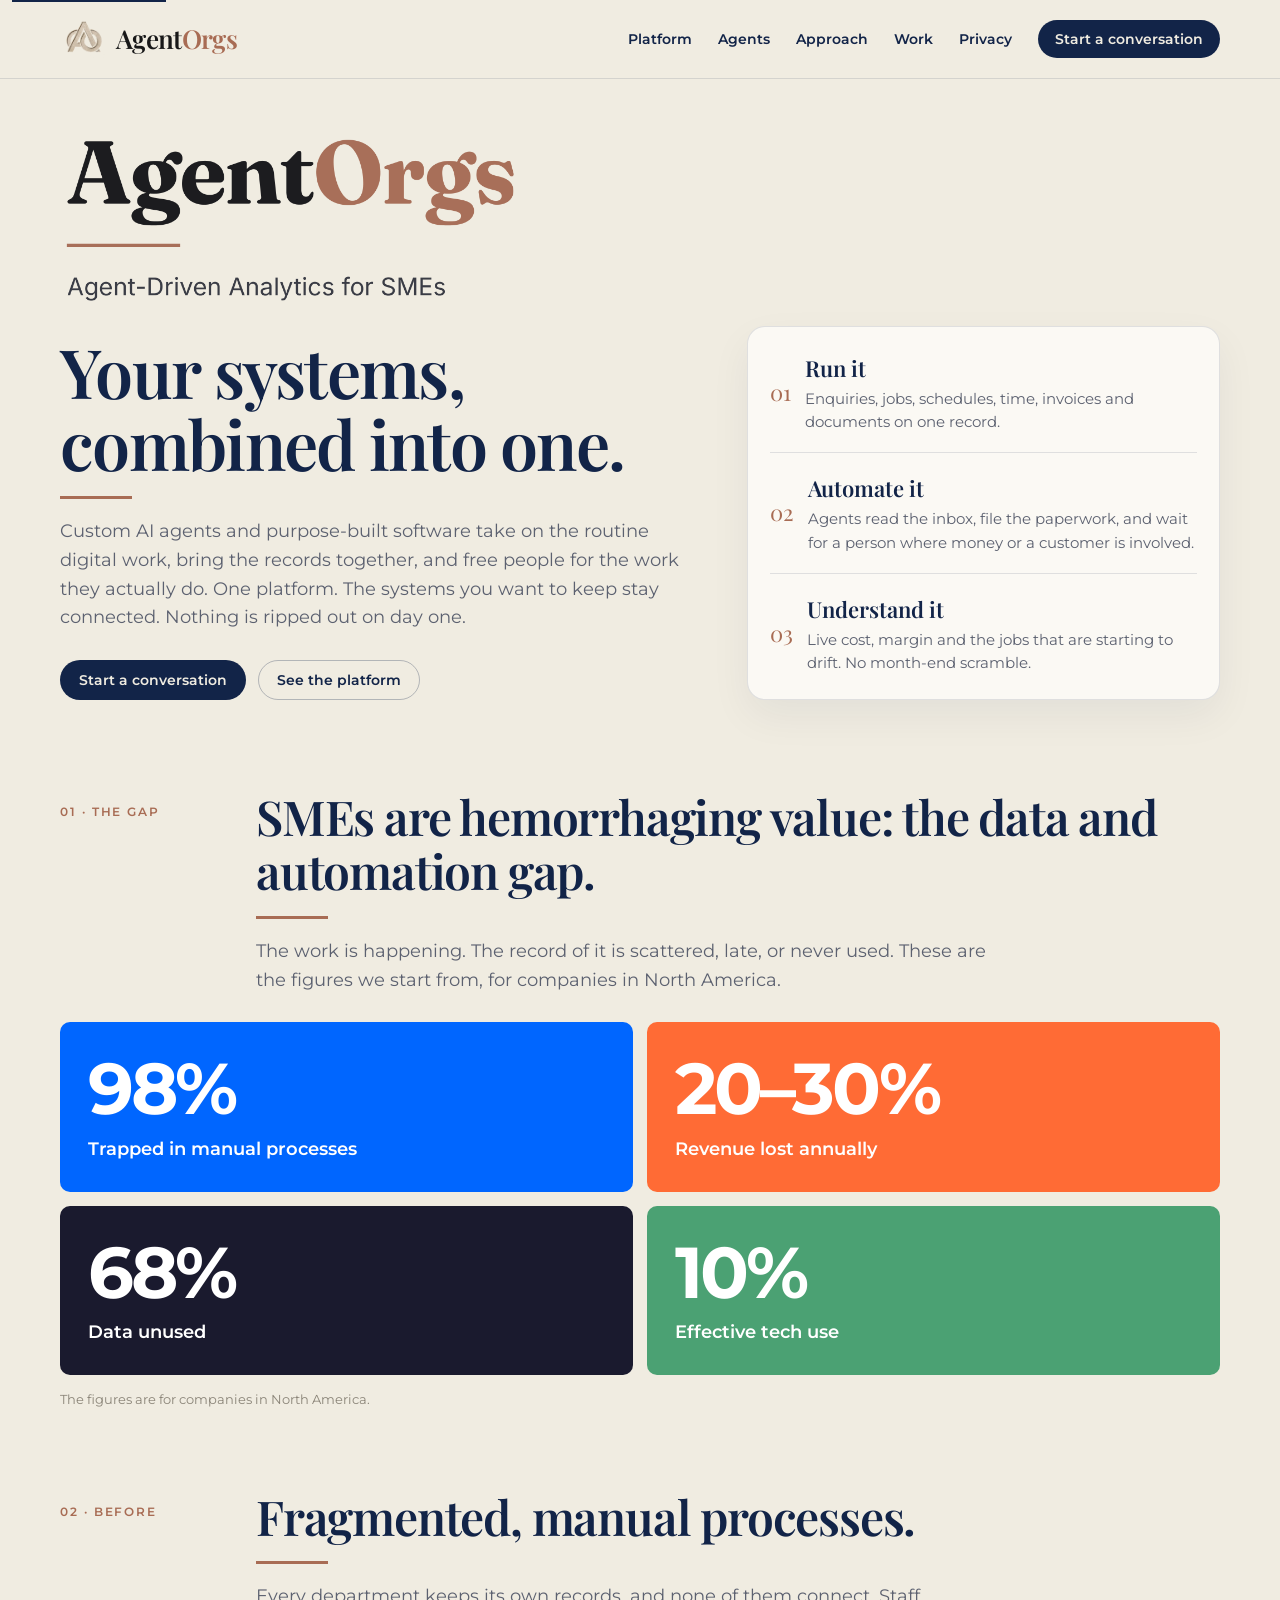
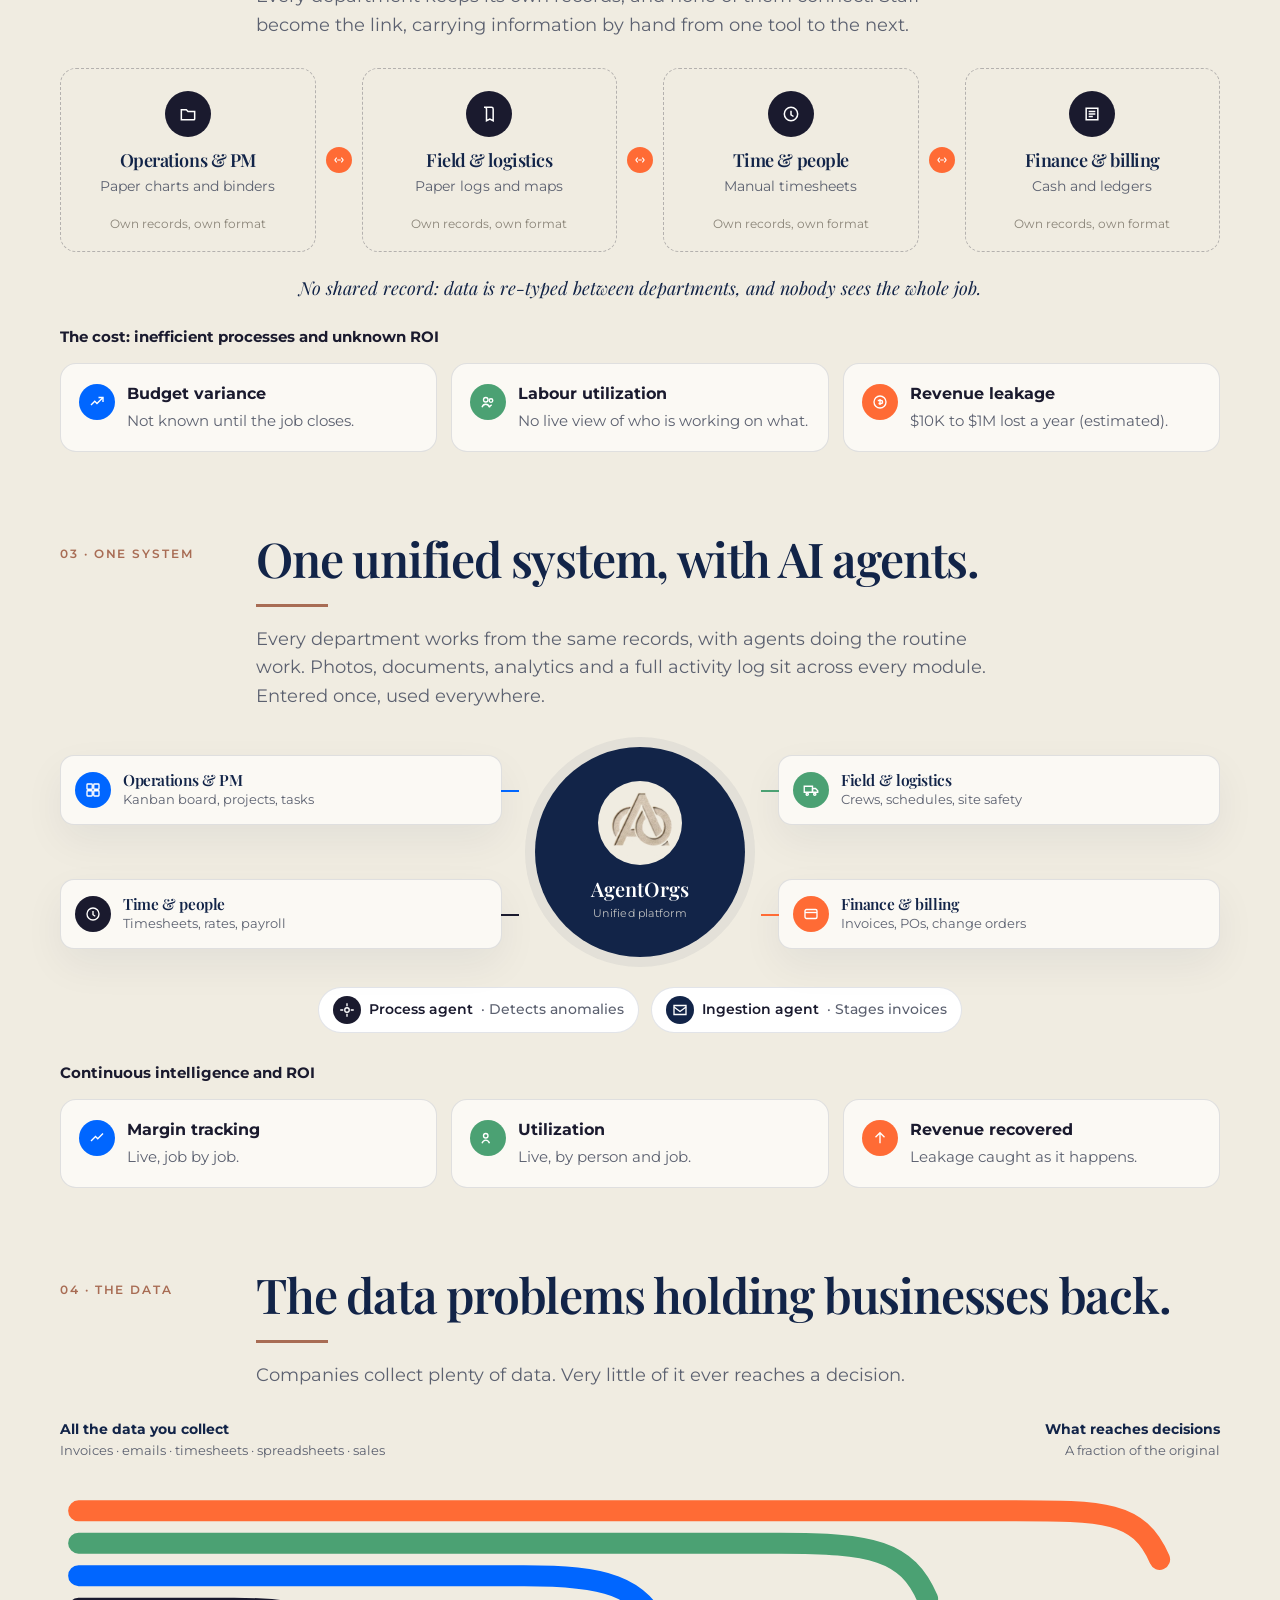
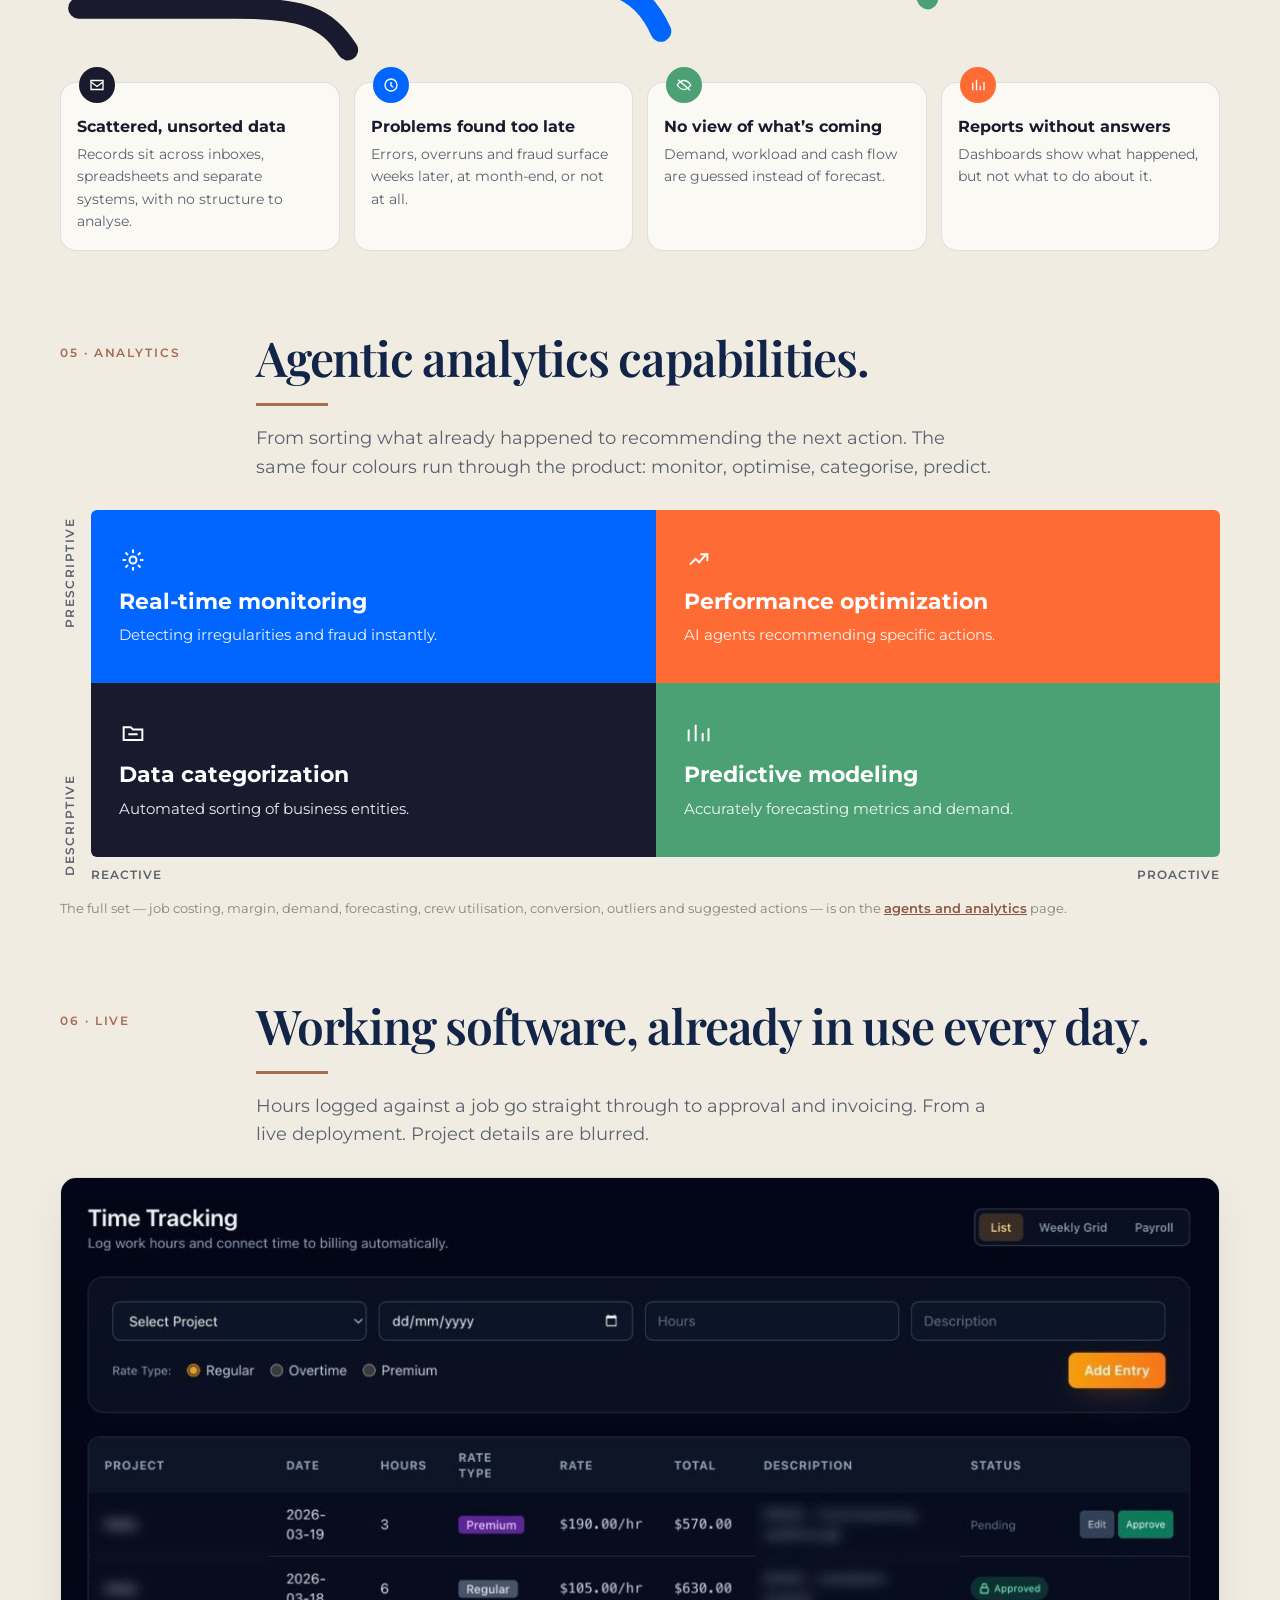
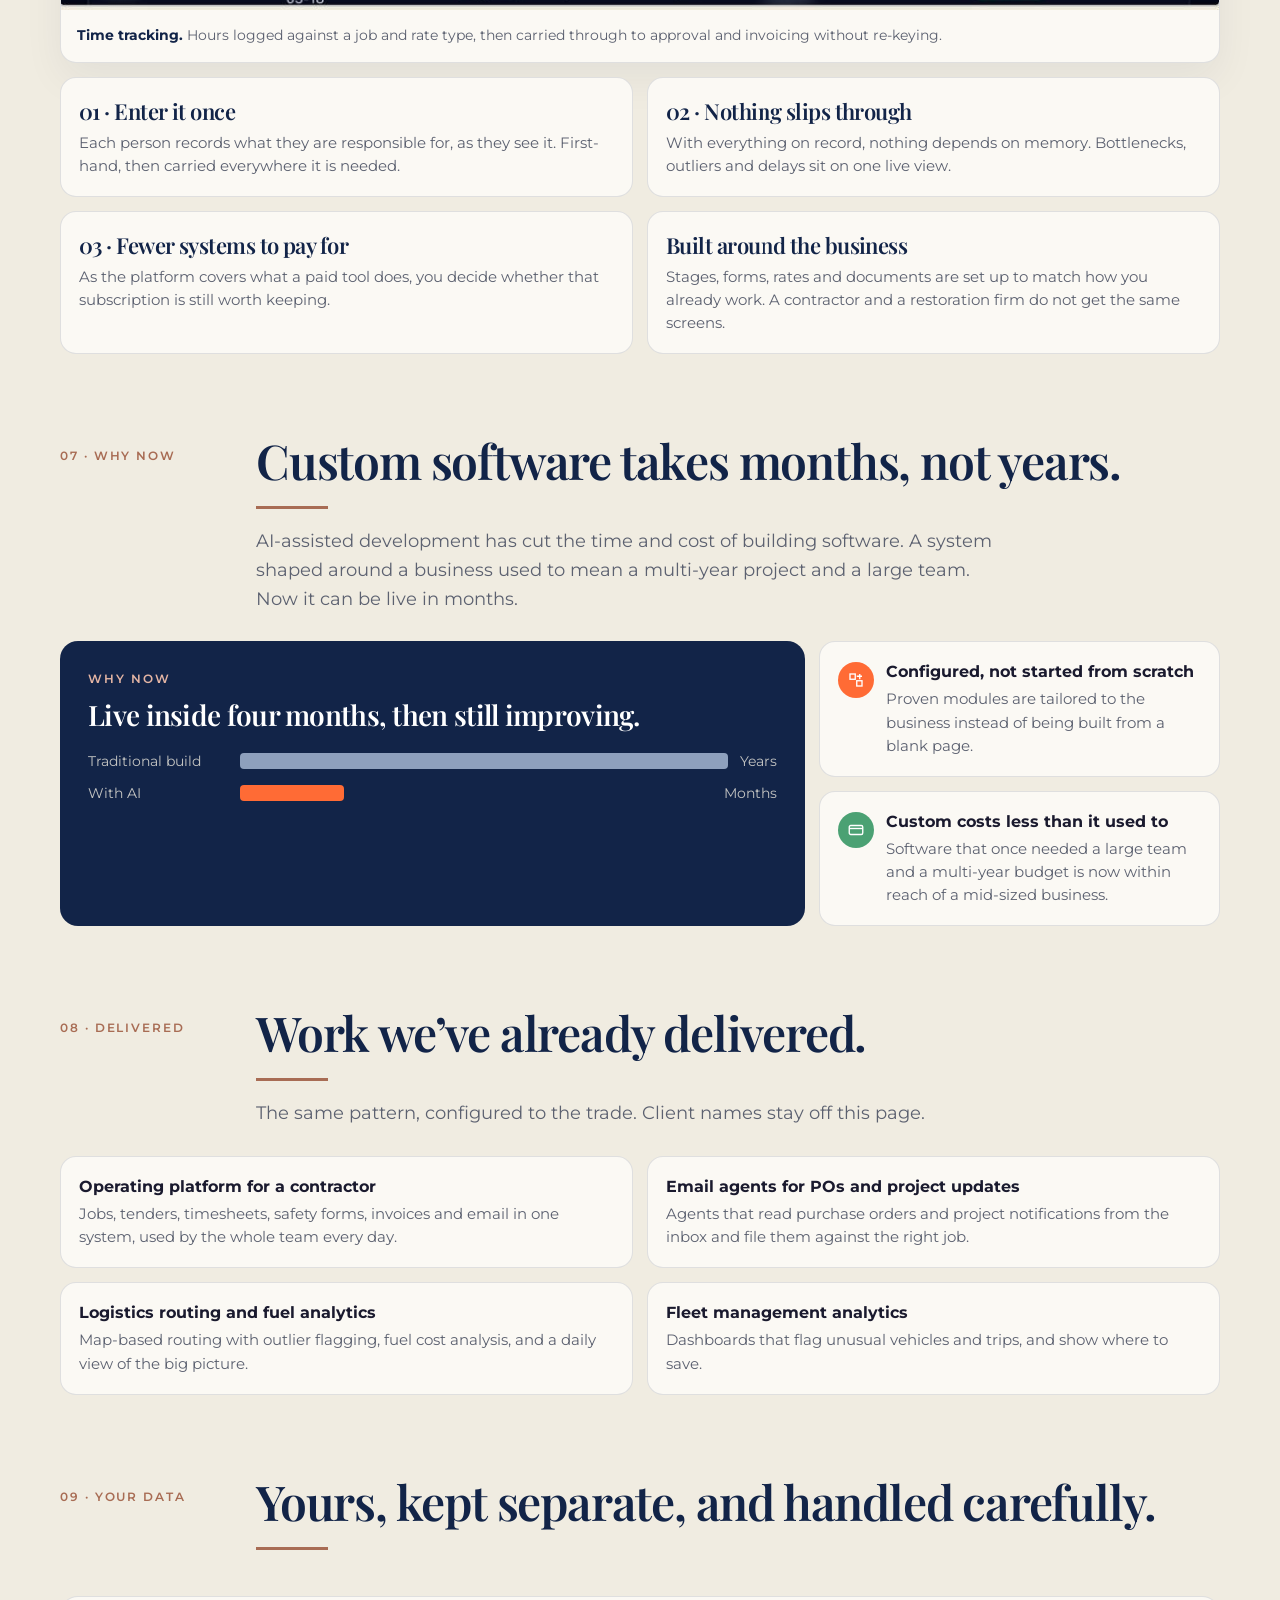
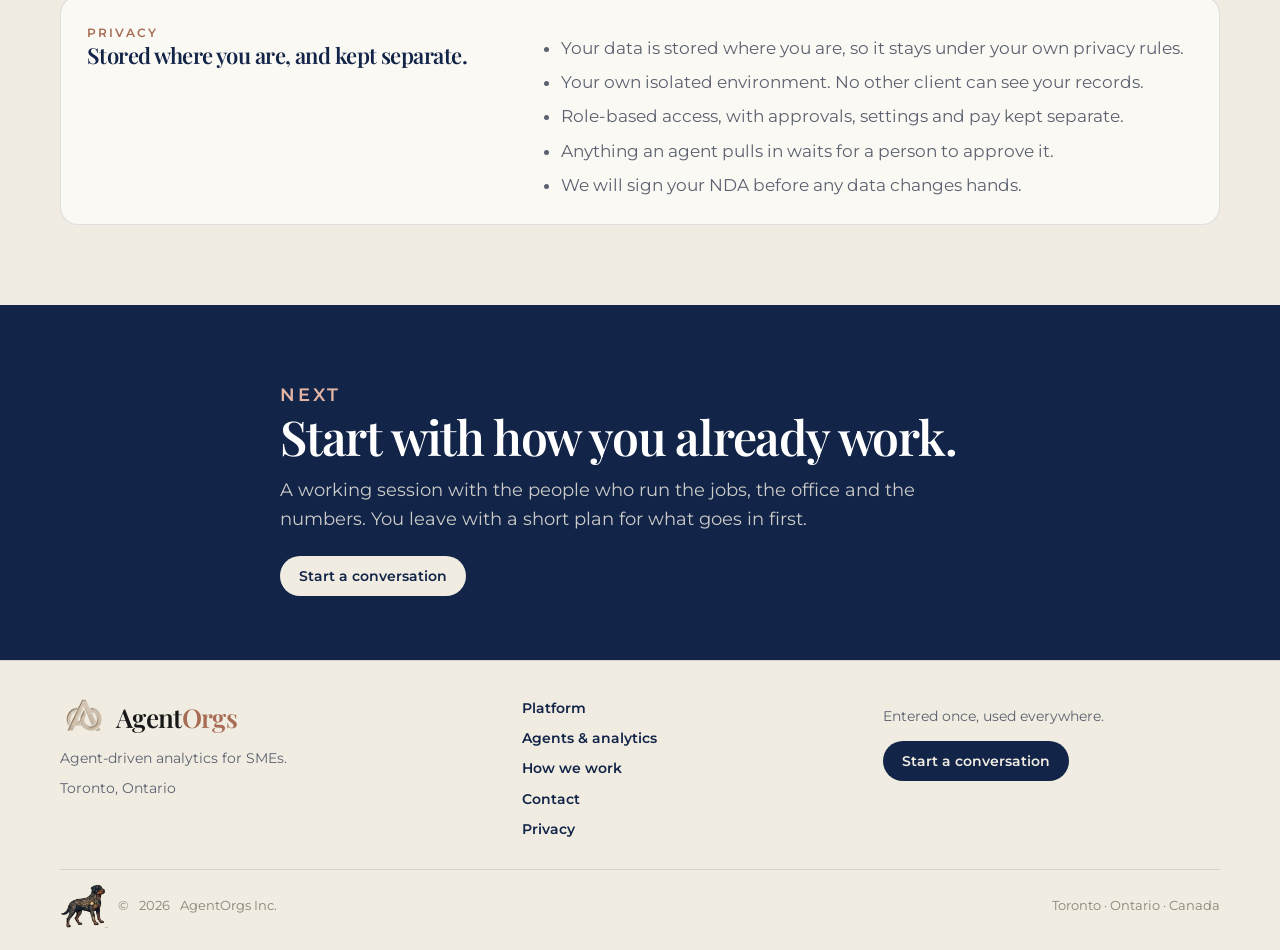
<file: index.html>
<!DOCTYPE html>
<html lang="en-CA">
<head>
  <meta charset="utf-8">
  <meta name="viewport" content="width=device-width, initial-scale=1">
  <title>AgentOrgs — Agent-driven analytics for SMEs</title>
  <meta name="description" content="AgentOrgs builds one operating platform for SMEs: AI agents that do the admin, and analytics that show where the work and the margin are. Toronto, Ontario.">
  <meta name="theme-color" content="#f0ece1">
  <link rel="icon" href="assets/favicon.png" type="image/png">
  <link rel="preconnect" href="https://fonts.googleapis.com">
  <link rel="preconnect" href="https://fonts.gstatic.com" crossorigin>
  <link href="https://fonts.googleapis.com/css2?family=Montserrat:wght@500;600;700&family=Playfair+Display:ital,wght@0,500;0,600;0,700;1,500&display=swap" rel="stylesheet">
  <link rel="stylesheet" href="css/styles.css">
  <script type="application/ld+json">
  {
    "@context": "https://schema.org",
    "@type": "ProfessionalService",
    "name": "AgentOrgs",
    "description": "Agent-driven analytics for SMEs. One platform, AI agents for the admin, and analytics on the work and the margin.",
    "areaServed": "Canada",
    "address": {
      "@type": "PostalAddress",
      "addressLocality": "Toronto",
      "addressRegion": "ON",
      "addressCountry": "CA"
    }
  }
  </script>
</head>
<body>
  <a class="skip" href="#main">Skip to content</a>
  <header class="site-header">
    <div class="container header-bar">
      <a class="brand" href="index.html">
        <img src="assets/logo.png" alt="" width="46" height="42">
        <span class="word"><span class="agent">Agent</span><span class="orgs">Orgs</span></span>
      </a>
      <button class="nav-toggle" type="button" aria-expanded="false" aria-controls="site-nav">Menu</button>
      <nav id="site-nav" class="site-nav" aria-label="Primary">
        <a href="platform.html">Platform</a>
        <a href="agents.html">Agents</a>
        <a href="approach.html">Approach</a>
        <a href="#work">Work</a>
        <a href="privacy.html">Privacy</a>
        <a class="btn btn-navy nav-cta" href="contact.html">Start a conversation</a>
      </nav>
    </div>
  </header>

  <main id="main">
    <section class="hero container">
      <div>
        <img class="wordmark" src="assets/wordmark.png" alt="AgentOrgs. Agent-driven analytics for SMEs.">
        <h1>Your systems, combined into one.</h1>
        <hr class="title-rule">
        <p class="lead">Custom AI agents and purpose-built software take on the routine digital work, bring the records together, and free people for the work they actually do. One platform. The systems you want to keep stay connected. Nothing is ripped out on day one.</p>
        <div class="hero-actions">
          <a class="btn btn-navy" href="contact.html">Start a conversation</a>
          <a class="btn btn-ghost" href="platform.html">See the platform</a>
        </div>
      </div>
      <aside class="hero-aside" aria-label="What AgentOrgs does">
        <ol>
          <li>
            <span>01</span>
            <strong>Run it</strong>
            <p>Enquiries, jobs, schedules, time, invoices and documents on one record.</p>
          </li>
          <li>
            <span>02</span>
            <strong>Automate it</strong>
            <p>Agents read the inbox, file the paperwork, and wait for a person where money or a customer is involved.</p>
          </li>
          <li>
            <span>03</span>
            <strong>Understand it</strong>
            <p>Live cost, margin and the jobs that are starting to drift. No month-end scramble.</p>
          </li>
        </ol>
      </aside>
    </section>

    <section class="chapter container" id="gap">
      <div class="chapter-head">
        <p class="kicker">01 · The gap</p>
        <div>
          <h2>SMEs are hemorrhaging value: the data and automation gap.</h2>
          <hr class="title-rule">
          <p class="lead">The work is happening. The record of it is scattered, late, or never used. These are the figures we start from, for companies in North America.</p>
        </div>
      </div>
      <div class="stat-grid">
        <article class="stat stat-blue">
          <b>98%</b>
          <span>Trapped in manual processes</span>
        </article>
        <article class="stat stat-orange">
          <b>20–30%</b>
          <span>Revenue lost annually</span>
        </article>
        <article class="stat stat-ink">
          <b>68%</b>
          <span>Data unused</span>
        </article>
        <article class="stat stat-green">
          <b>10%</b>
          <span>Effective tech use</span>
        </article>
      </div>
      <p class="note">The figures are for companies in North America.</p>
    </section>

    <section class="chapter container" id="before">
      <div class="chapter-head">
        <p class="kicker">02 · Before</p>
        <div>
          <h2>Fragmented, manual processes.</h2>
          <hr class="title-rule">
          <p class="lead">Every department keeps its own records, and none of them connect. Staff become the link, carrying information by hand from one tool to the next.</p>
        </div>
      </div>
      <div class="before">
        <article class="before-card">
          <div class="mini-ico" aria-hidden="true">
            <svg viewBox="0 0 24 24" fill="none" stroke="currentColor" stroke-width="1.8"><path d="M4 7h6l2 2h8v9a1 1 0 0 1-1 1H4V7z"/></svg>
          </div>
          <h3>Operations &amp; PM</h3>
          <p>Paper charts and binders</p>
          <p class="lock">Own records, own format</p>
        </article>
        <span class="break" aria-hidden="true">
          <svg width="14" height="14" viewBox="0 0 24 24" fill="none" stroke="currentColor" stroke-width="2"><path d="M9 12h6M8 8l-3 4 3 4M16 8l3 4-3 4"/></svg>
        </span>
        <article class="before-card">
          <div class="mini-ico" aria-hidden="true">
            <svg viewBox="0 0 24 24" fill="none" stroke="currentColor" stroke-width="1.8"><path d="M6 4h9a2 2 0 0 1 2 2v14l-4-2-4 2V6a2 2 0 0 0-2-2H6z"/></svg>
          </div>
          <h3>Field &amp; logistics</h3>
          <p>Paper logs and maps</p>
          <p class="lock">Own records, own format</p>
        </article>
        <span class="break" aria-hidden="true">
          <svg width="14" height="14" viewBox="0 0 24 24" fill="none" stroke="currentColor" stroke-width="2"><path d="M9 12h6M8 8l-3 4 3 4M16 8l3 4-3 4"/></svg>
        </span>
        <article class="before-card">
          <div class="mini-ico" aria-hidden="true">
            <svg viewBox="0 0 24 24" fill="none" stroke="currentColor" stroke-width="1.8"><circle cx="12" cy="12" r="8"/><path d="M12 8v5l3 2"/></svg>
          </div>
          <h3>Time &amp; people</h3>
          <p>Manual timesheets</p>
          <p class="lock">Own records, own format</p>
        </article>
        <span class="break" aria-hidden="true">
          <svg width="14" height="14" viewBox="0 0 24 24" fill="none" stroke="currentColor" stroke-width="2"><path d="M9 12h6M8 8l-3 4 3 4M16 8l3 4-3 4"/></svg>
        </span>
        <article class="before-card">
          <div class="mini-ico" aria-hidden="true">
            <svg viewBox="0 0 24 24" fill="none" stroke="currentColor" stroke-width="1.8"><path d="M5 5h14v14H5z"/><path d="M8 9h8M8 12h8M8 15h5"/></svg>
          </div>
          <h3>Finance &amp; billing</h3>
          <p>Cash and ledgers</p>
          <p class="lock">Own records, own format</p>
        </article>
      </div>
      <p class="aside-line">No shared record: data is re-typed between departments, and nobody sees the whole job.</p>
      <p class="cost-label">The cost: inefficient processes and unknown ROI</p>
      <div class="cost-grid">
        <article class="cost with-ico">
          <span class="ico ico-blue" aria-hidden="true"><svg viewBox="0 0 24 24" fill="none" stroke="currentColor" stroke-width="1.8"><path d="M4 16l5-5 3 3 8-8"/><path d="M14 6h6v6"/></svg></span>
          <div>
            <h3>Budget variance</h3>
            <p>Not known until the job closes.</p>
          </div>
        </article>
        <article class="cost with-ico">
          <span class="ico ico-green" aria-hidden="true"><svg viewBox="0 0 24 24" fill="none" stroke="currentColor" stroke-width="1.8"><circle cx="9" cy="9" r="3"/><circle cx="16" cy="10" r="2.4"/><path d="M4 19c1-3 3-4 5-4s4 1 5 4M14 19c.4-1.6 1.4-2.6 3-3"/></svg></span>
          <div>
            <h3>Labour utilization</h3>
            <p>No live view of who is working on what.</p>
          </div>
        </article>
        <article class="cost with-ico">
          <span class="ico ico-orange" aria-hidden="true"><svg viewBox="0 0 24 24" fill="none" stroke="currentColor" stroke-width="1.8"><circle cx="12" cy="12" r="8"/><path d="M12 8v8M9 10h4.5a2 2 0 1 1 0 4H10"/></svg></span>
          <div>
            <h3>Revenue leakage</h3>
            <p>$10K to $1M lost a year (estimated).</p>
          </div>
        </article>
      </div>
    </section>

    <section class="chapter container" id="system">
      <div class="chapter-head">
        <p class="kicker">03 · One system</p>
        <div>
          <h2>One unified system, with AI agents.</h2>
          <hr class="title-rule">
          <p class="lead">Every department works from the same records, with agents doing the routine work. Photos, documents, analytics and a full activity log sit across every module. Entered once, used everywhere.</p>
        </div>
      </div>
      <div class="system">
        <article class="system-card left" style="--accent:#0066ff">
          <span class="ico ico-blue" aria-hidden="true"><svg viewBox="0 0 24 24" fill="none" stroke="currentColor" stroke-width="1.8"><rect x="4" y="4" width="7" height="7" rx="1"/><rect x="13" y="4" width="7" height="7" rx="1"/><rect x="4" y="13" width="7" height="7" rx="1"/><rect x="13" y="13" width="7" height="7" rx="1"/></svg></span>
          <div>
            <h3>Operations &amp; PM</h3>
            <p>Kanban board, projects, tasks</p>
          </div>
        </article>
        <div class="system-core">
          <div class="seal"><img src="assets/logo.png" alt=""></div>
          <strong>AgentOrgs</strong>
          <span>Unified platform</span>
        </div>
        <article class="system-card right" style="--accent:#4ba173">
          <span class="ico ico-green" aria-hidden="true"><svg viewBox="0 0 24 24" fill="none" stroke="currentColor" stroke-width="1.8"><path d="M3 7h11v8H3z"/><path d="M14 10h4l3 3v2h-7z"/><circle cx="7" cy="17.5" r="1.5"/><circle cx="17" cy="17.5" r="1.5"/></svg></span>
          <div>
            <h3>Field &amp; logistics</h3>
            <p>Crews, schedules, site safety</p>
          </div>
        </article>
        <article class="system-card left" style="--accent:#1a1a2e">
          <span class="ico ico-ink" aria-hidden="true"><svg viewBox="0 0 24 24" fill="none" stroke="currentColor" stroke-width="1.8"><circle cx="12" cy="12" r="8"/><path d="M12 8v5l3 2"/></svg></span>
          <div>
            <h3>Time &amp; people</h3>
            <p>Timesheets, rates, payroll</p>
          </div>
        </article>
        <article class="system-card right" style="--accent:#ff6b35">
          <span class="ico ico-orange" aria-hidden="true"><svg viewBox="0 0 24 24" fill="none" stroke="currentColor" stroke-width="1.8"><rect x="4" y="6" width="16" height="12" rx="2"/><path d="M4 10h16"/></svg></span>
          <div>
            <h3>Finance &amp; billing</h3>
            <p>Invoices, POs, change orders</p>
          </div>
        </article>
        <div class="pills">
          <span class="pill"><span class="ico ico-ink" aria-hidden="true" style="width:28px;height:28px"><svg viewBox="0 0 24 24" fill="none" stroke="currentColor" stroke-width="1.8"><path d="M12 3v4M12 17v4M3 12h4M17 12h4"/><circle cx="12" cy="12" r="3"/></svg></span> Process agent <em>· Detects anomalies</em></span>
          <span class="pill"><span class="ico ico-navy" aria-hidden="true" style="width:28px;height:28px"><svg viewBox="0 0 24 24" fill="none" stroke="currentColor" stroke-width="1.8"><path d="M4 6h16v12H4z"/><path d="M4 8l8 6 8-6"/></svg></span> Ingestion agent <em>· Stages invoices</em></span>
        </div>
      </div>
      <p class="cost-label" style="margin-top:28px">Continuous intelligence and ROI</p>
      <div class="roi-grid">
        <article class="roi with-ico">
          <span class="ico ico-blue" aria-hidden="true"><svg viewBox="0 0 24 24" fill="none" stroke="currentColor" stroke-width="1.8"><path d="M4 16l6-6 3 3 7-7"/></svg></span>
          <div><h3>Margin tracking</h3><p>Live, job by job.</p></div>
        </article>
        <article class="roi with-ico">
          <span class="ico ico-green" aria-hidden="true"><svg viewBox="0 0 24 24" fill="none" stroke="currentColor" stroke-width="1.8"><circle cx="9" cy="9" r="3"/><path d="M4 19c1.2-3 3-4.2 5-4.2S13 16 14 19"/></svg></span>
          <div><h3>Utilization</h3><p>Live, by person and job.</p></div>
        </article>
        <article class="roi with-ico">
          <span class="ico ico-orange" aria-hidden="true"><svg viewBox="0 0 24 24" fill="none" stroke="currentColor" stroke-width="1.8"><path d="M12 19V5M6 11l6-6 6 6"/></svg></span>
          <div><h3>Revenue recovered</h3><p>Leakage caught as it happens.</p></div>
        </article>
      </div>
    </section>

    <section class="chapter container">
      <div class="chapter-head">
        <p class="kicker">04 · The data</p>
        <div>
          <h2>The data problems holding businesses back.</h2>
          <hr class="title-rule">
          <p class="lead">Companies collect plenty of data. Very little of it ever reaches a decision.</p>
        </div>
      </div>
      <div class="flow-head">
        <div>
          <strong>All the data you collect</strong>
          <span>Invoices · emails · timesheets · spreadsheets · sales</span>
        </div>
        <div style="text-align:right">
          <strong>What reaches decisions</strong>
          <span>A fraction of the original</span>
        </div>
      </div>
      <svg class="streams" viewBox="0 0 1000 168" role="img" aria-label="Four streams of data. Only a fraction continues far enough to inform a decision.">
        <path d="M16 36 H820 C900 36 930 36 948 78" fill="none" stroke="#ff6b35" stroke-width="18" stroke-linecap="round"/>
        <path d="M16 64 H620 C700 64 730 70 748 112" fill="none" stroke="#4ba173" stroke-width="18" stroke-linecap="round"/>
        <path d="M16 92 H400 C470 92 500 100 518 140" fill="none" stroke="#0066ff" stroke-width="18" stroke-linecap="round"/>
        <path d="M16 120 H150 C210 120 230 128 248 156" fill="none" stroke="#1a1a2e" stroke-width="18" stroke-linecap="round"/>
      </svg>
      <div class="problem-grid">
        <article class="problem">
          <span class="badge ico ico-ink" aria-hidden="true"><svg viewBox="0 0 24 24" fill="none" stroke="currentColor" stroke-width="1.8"><path d="M4 6h16v12H4z"/><path d="M4 8l8 6 8-6"/></svg></span>
          <h3>Scattered, unsorted data</h3>
          <p>Records sit across inboxes, spreadsheets and separate systems, with no structure to analyse.</p>
        </article>
        <article class="problem">
          <span class="badge ico ico-blue" aria-hidden="true"><svg viewBox="0 0 24 24" fill="none" stroke="currentColor" stroke-width="1.8"><circle cx="12" cy="12" r="8"/><path d="M12 8v5l3 2"/></svg></span>
          <h3>Problems found too late</h3>
          <p>Errors, overruns and fraud surface weeks later, at month-end, or not at all.</p>
        </article>
        <article class="problem">
          <span class="badge ico ico-green" aria-hidden="true"><svg viewBox="0 0 24 24" fill="none" stroke="currentColor" stroke-width="1.8"><path d="M3 12s4-6 9-6 9 6 9 6-4 6-9 6-9-6-9-6z"/><path d="M4 5l16 14"/></svg></span>
          <h3>No view of what’s coming</h3>
          <p>Demand, workload and cash flow are guessed instead of forecast.</p>
        </article>
        <article class="problem">
          <span class="badge ico ico-orange" aria-hidden="true"><svg viewBox="0 0 24 24" fill="none" stroke="currentColor" stroke-width="1.8"><path d="M5 19V9M10 19V5M15 19v-6M20 19V8"/></svg></span>
          <h3>Reports without answers</h3>
          <p>Dashboards show what happened, but not what to do about it.</p>
        </article>
      </div>
    </section>

    <section class="chapter container">
      <div class="chapter-head">
        <p class="kicker">05 · Analytics</p>
        <div>
          <h2>Agentic analytics capabilities.</h2>
          <hr class="title-rule">
          <p class="lead">From sorting what already happened to recommending the next action. The same four colours run through the product: monitor, optimise, categorise, predict.</p>
        </div>
      </div>
      <div class="matrix">
        <div class="axis axis-y" aria-hidden="true"><span>Prescriptive</span><span>Descriptive</span></div>
        <div>
          <div class="quads">
            <article class="quad q-blue">
              <svg viewBox="0 0 24 24" fill="none" stroke="currentColor" stroke-width="1.7"><circle cx="12" cy="12" r="3"/><path d="M12 3v3M12 18v3M3 12h3M18 12h3M5.6 5.6l2.1 2.1M16.3 16.3l2.1 2.1M18.4 5.6l-2.1 2.1M7.7 16.3l-2.1 2.1"/></svg>
              <h3>Real-time monitoring</h3>
              <p>Detecting irregularities and fraud instantly.</p>
            </article>
            <article class="quad q-orange">
              <svg viewBox="0 0 24 24" fill="none" stroke="currentColor" stroke-width="1.7"><path d="M5 16l5-5 3 3 6-7"/><path d="M14 7h6v6"/></svg>
              <h3>Performance optimization</h3>
              <p>AI agents recommending specific actions.</p>
            </article>
            <article class="quad q-ink">
              <svg viewBox="0 0 24 24" fill="none" stroke="currentColor" stroke-width="1.7"><path d="M4 7h6l2 2h8v9H4z"/><path d="M8 13h8"/></svg>
              <h3>Data categorization</h3>
              <p>Automated sorting of business entities.</p>
            </article>
            <article class="quad q-green">
              <svg viewBox="0 0 24 24" fill="none" stroke="currentColor" stroke-width="1.7"><path d="M4 19V9M10 19V5M16 19v-7M21 19V8"/></svg>
              <h3>Predictive modeling</h3>
              <p>Accurately forecasting metrics and demand.</p>
            </article>
          </div>
          <div class="axis axis-x" aria-hidden="true"><span>Reactive</span><span>Proactive</span></div>
        </div>
      </div>
      <p class="note">The full set — job costing, margin, demand, forecasting, crew utilisation, conversion, outliers and suggested actions — is on the <a href="agents.html">agents and analytics</a> page.</p>
    </section>

    <section class="chapter container">
      <div class="chapter-head">
        <p class="kicker">06 · Live</p>
        <div>
          <h2>Working software, already in use every day.</h2>
          <hr class="title-rule">
          <p class="lead">Hours logged against a job go straight through to approval and invoicing. From a live deployment. Project details are blurred.</p>
        </div>
      </div>
      <figure class="shot">
        <img src="assets/shot_time.jpg" alt="Time tracking screen with hours, rate type and an approval status. Names and project details are blurred." width="1180" height="440">
        <figcaption><strong>Time tracking.</strong> Hours logged against a job and rate type, then carried through to approval and invoicing without re-keying.</figcaption>
      </figure>
      <div class="promise-grid" style="margin-top:14px">
        <article class="promise">
          <h3>01 · Enter it once</h3>
          <p>Each person records what they are responsible for, as they see it. First-hand, then carried everywhere it is needed.</p>
        </article>
        <article class="promise">
          <h3>02 · Nothing slips through</h3>
          <p>With everything on record, nothing depends on memory. Bottlenecks, outliers and delays sit on one live view.</p>
        </article>
        <article class="promise">
          <h3>03 · Fewer systems to pay for</h3>
          <p>As the platform covers what a paid tool does, you decide whether that subscription is still worth keeping.</p>
        </article>
        <article class="promise">
          <h3>Built around the business</h3>
          <p>Stages, forms, rates and documents are set up to match how you already work. A contractor and a restoration firm do not get the same screens.</p>
        </article>
      </div>
    </section>

    <section class="chapter container">
      <div class="chapter-head">
        <p class="kicker">07 · Why now</p>
        <div>
          <h2>Custom software takes months, not years.</h2>
          <hr class="title-rule">
          <p class="lead">AI-assisted development has cut the time and cost of building software. A system shaped around a business used to mean a multi-year project and a large team. Now it can be live in months.</p>
        </div>
      </div>
      <div class="why-grid">
        <div class="navy-band">
          <p class="kicker">Why now</p>
          <h3 style="font-family:var(--serif);font-size:28px;font-weight:600">Live inside four months, then still improving.</h3>
          <div class="compare" aria-hidden="true">
            <div><span>Traditional build</span><span class="bar long"></span><span>Years</span></div>
            <div><span>With AI</span><span class="bar short"></span><span>Months</span></div>
          </div>
        </div>
        <div class="stack">
          <article class="cost with-ico">
            <span class="ico ico-orange" aria-hidden="true"><svg viewBox="0 0 24 24" fill="none" stroke="currentColor" stroke-width="1.8"><rect x="4" y="4" width="7" height="7"/><rect x="13" y="13" width="7" height="7"/><path d="M13 7h7M17 4v7"/></svg></span>
            <div>
              <h3>Configured, not started from scratch</h3>
              <p>Proven modules are tailored to the business instead of being built from a blank page.</p>
            </div>
          </article>
          <article class="cost with-ico">
            <span class="ico ico-green" aria-hidden="true"><svg viewBox="0 0 24 24" fill="none" stroke="currentColor" stroke-width="1.8"><rect x="3" y="6" width="18" height="12" rx="2"/><path d="M3 10h18"/></svg></span>
            <div>
              <h3>Custom costs less than it used to</h3>
              <p>Software that once needed a large team and a multi-year budget is now within reach of a mid-sized business.</p>
            </div>
          </article>
        </div>
      </div>
    </section>

    <section class="chapter container" id="work">
      <div class="chapter-head">
        <p class="kicker">08 · Delivered</p>
        <div>
          <h2>Work we’ve already delivered.</h2>
          <hr class="title-rule">
          <p class="lead">The same pattern, configured to the trade. Client names stay off this page.</p>
        </div>
      </div>
      <div class="work-grid">
        <article class="work-card">
          <h3>Operating platform for a contractor</h3>
          <p>Jobs, tenders, timesheets, safety forms, invoices and email in one system, used by the whole team every day.</p>
        </article>
        <article class="work-card">
          <h3>Email agents for POs and project updates</h3>
          <p>Agents that read purchase orders and project notifications from the inbox and file them against the right job.</p>
        </article>
        <article class="work-card">
          <h3>Logistics routing and fuel analytics</h3>
          <p>Map-based routing with outlier flagging, fuel cost analysis, and a daily view of the big picture.</p>
        </article>
        <article class="work-card">
          <h3>Fleet management analytics</h3>
          <p>Dashboards that flag unusual vehicles and trips, and show where to save.</p>
        </article>
      </div>
    </section>

    <section class="chapter container">
      <div class="chapter-head">
        <p class="kicker">09 · Your data</p>
        <div>
          <h2>Yours, kept separate, and handled carefully.</h2>
          <hr class="title-rule">
        </div>
      </div>
      <div class="data-panel">
        <div>
          <p class="kicker" style="margin-top:0">Privacy</p>
          <h3>Stored where you are, and kept separate.</h3>
        </div>
        <ul>
          <li>Your data is stored where you are, so it stays under your own privacy rules.</li>
          <li>Your own isolated environment. No other client can see your records.</li>
          <li>Role-based access, with approvals, settings and pay kept separate.</li>
          <li>Anything an agent pulls in waits for a person to approve it.</li>
          <li>We will sign your NDA before any data changes hands.</li>
        </ul>
      </div>
    </section>
  </main>

  <section class="cta-band">
    <div class="container cta-inner">
      <p class="kicker">Next</p>
      <h2>Start with how you already work.</h2>
      <p>A working session with the people who run the jobs, the office and the numbers. You leave with a short plan for what goes in first.</p>
      <a class="btn btn-paper" href="contact.html">Start a conversation</a>
    </div>
  </section>

  <footer class="site-footer">
    <div class="container footer-grid">
      <div>
        <a class="brand" href="index.html">
          <img src="assets/logo.png" alt="" width="46" height="42">
          <span class="word"><span class="agent">Agent</span><span class="orgs">Orgs</span></span>
        </a>
        <p>Agent-driven analytics for SMEs.</p>
        <p>Toronto, Ontario</p>
      </div>
      <div class="footer-links">
        <a href="platform.html">Platform</a>
        <a href="agents.html">Agents &amp; analytics</a>
        <a href="approach.html">How we work</a>
        <a href="contact.html">Contact</a>
        <a href="privacy.html">Privacy</a>
      </div>
      <div>
        <p>Entered once, used everywhere.</p>
        <a class="btn btn-navy" href="contact.html" style="margin-top:14px">Start a conversation</a>
      </div>
    </div>
    <div class="container footer-base">
      <span class="footer-mark"><img src="assets/dog.png" alt="" width="48" height="44">© <span id="year">2026</span> AgentOrgs Inc.</span>
      <span>Toronto · Ontario · Canada</span>
    </div>
  </footer>
  <script src="js/site.js"></script>
</body>
</html>
</file>
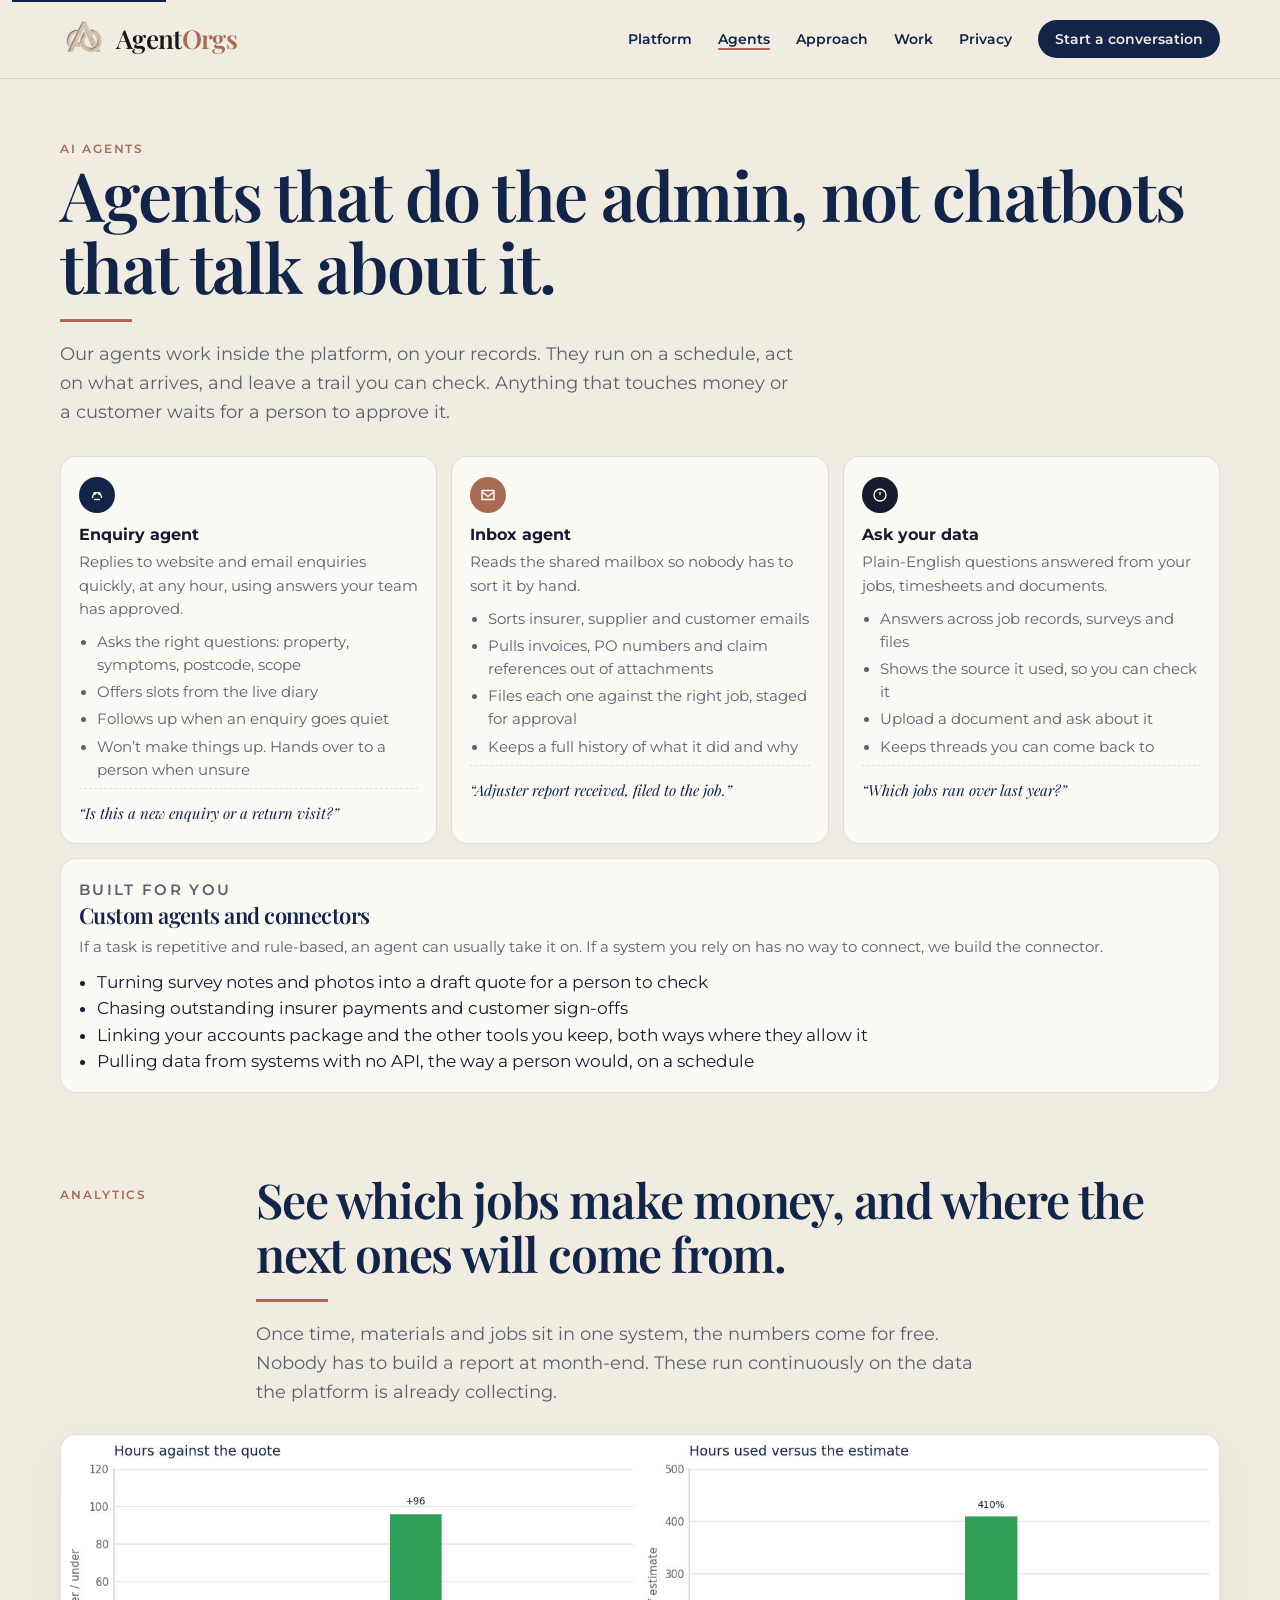
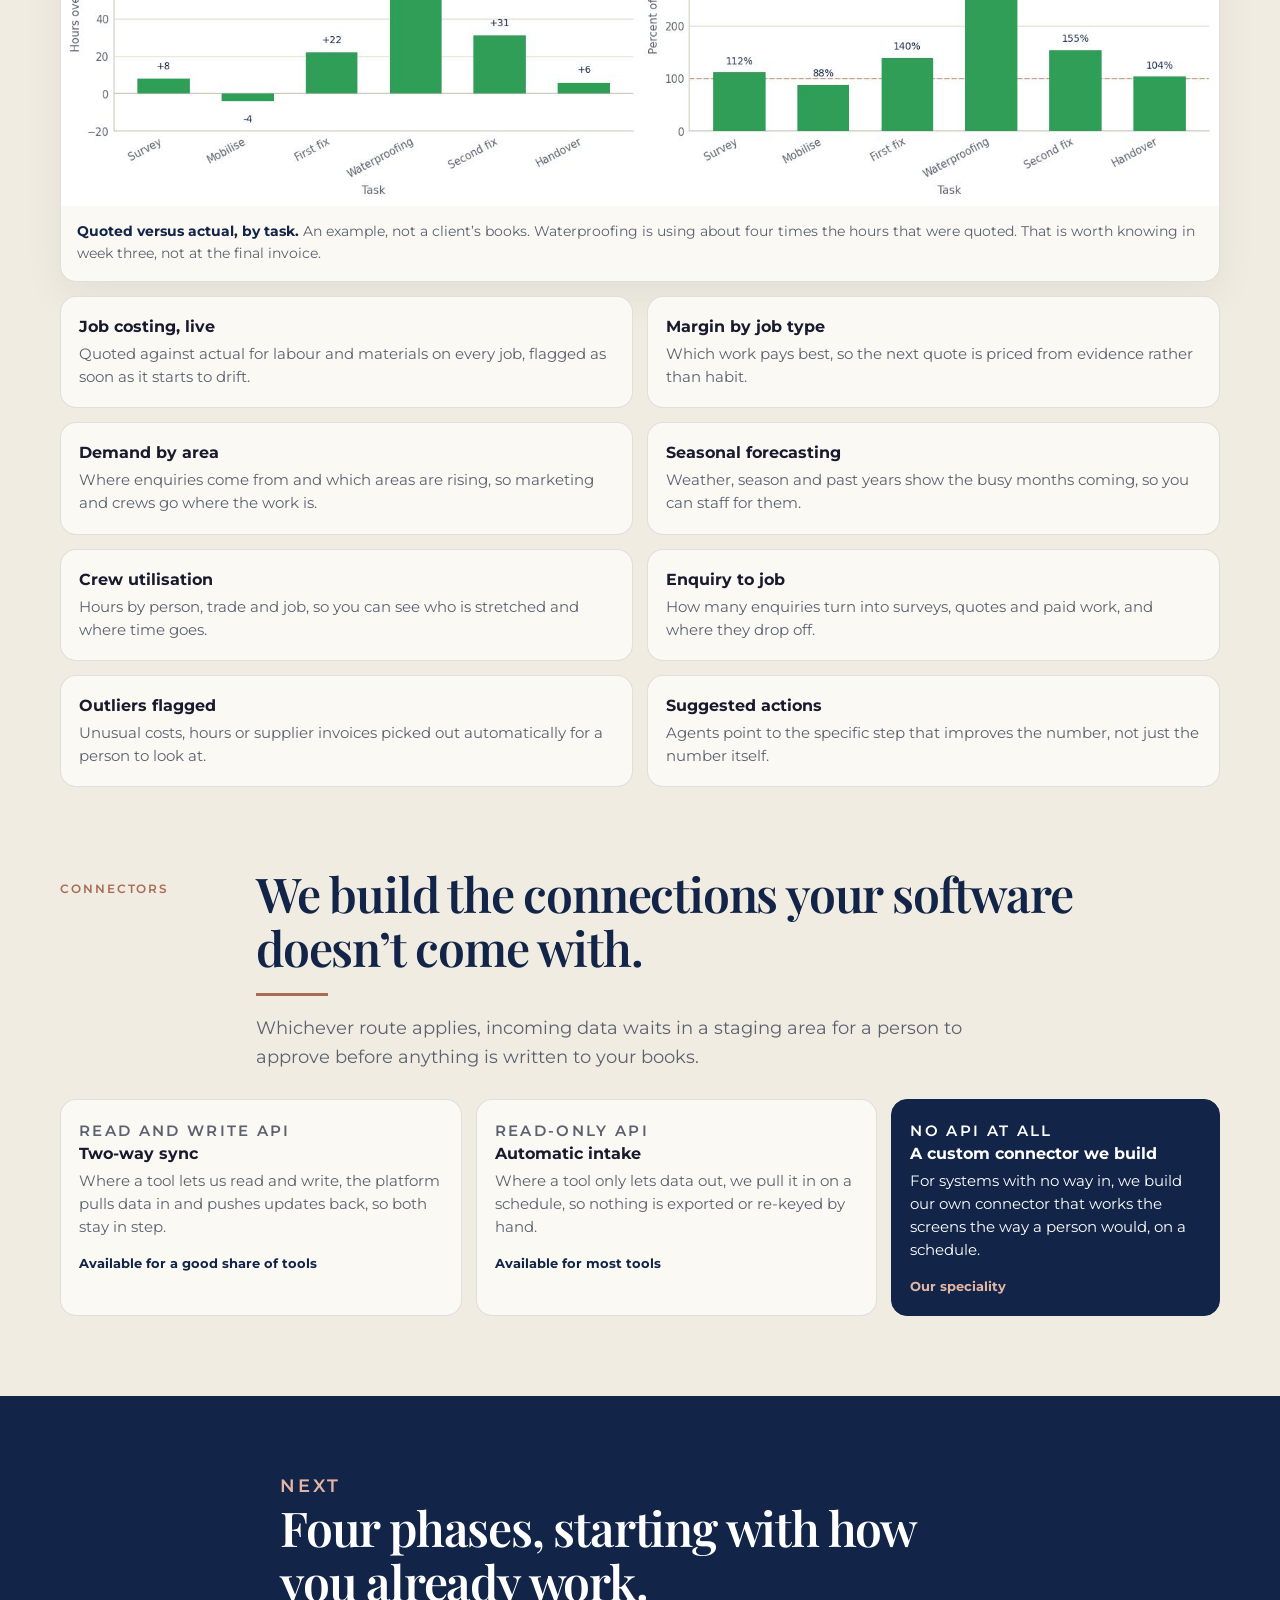
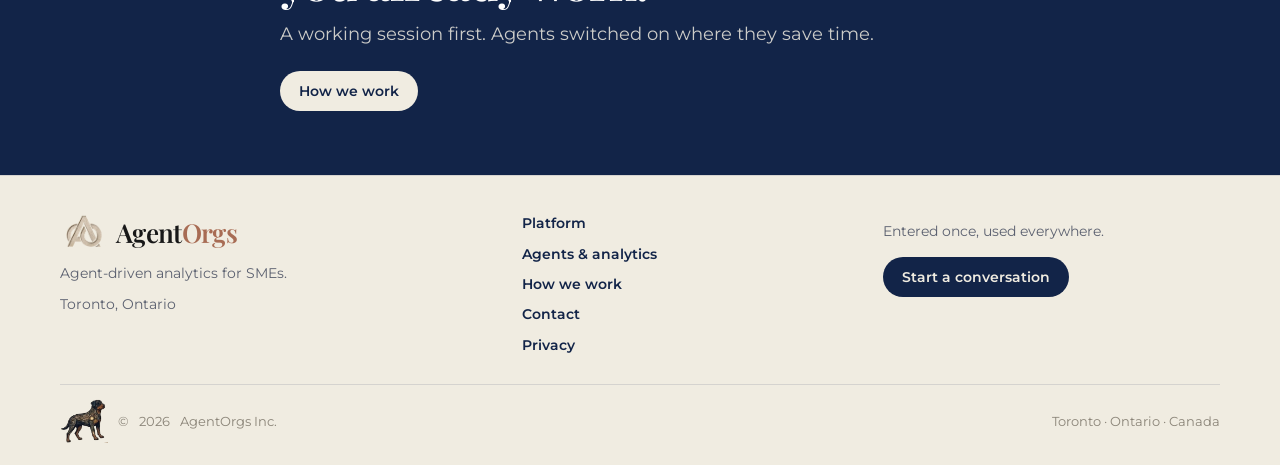
<file: agents.html>
<!DOCTYPE html>
<html lang="en-CA">
<head>
  <meta charset="utf-8">
  <meta name="viewport" content="width=device-width, initial-scale=1">
  <title>Agents and analytics — AgentOrgs</title>
  <meta name="description" content="Agents that do the admin inside the platform: enquiry, inbox, and plain-English questions over your jobs. Analytics that flag drift while the job is still open.">
  <meta name="theme-color" content="#f0ece1">
  <link rel="icon" href="assets/favicon.png" type="image/png">
  <link rel="preconnect" href="https://fonts.googleapis.com">
  <link rel="preconnect" href="https://fonts.gstatic.com" crossorigin>
  <link href="https://fonts.googleapis.com/css2?family=Montserrat:wght@500;600;700&family=Playfair+Display:ital,wght@0,500;0,600;0,700;1,500&display=swap" rel="stylesheet">
  <link rel="stylesheet" href="css/styles.css">
</head>
<body>
  <a class="skip" href="#main">Skip to content</a>
  <header class="site-header">
    <div class="container header-bar">
      <a class="brand" href="index.html">
        <img src="assets/logo.png" alt="" width="46" height="42">
        <span class="word"><span class="agent">Agent</span><span class="orgs">Orgs</span></span>
      </a>
      <button class="nav-toggle" type="button" aria-expanded="false" aria-controls="site-nav">Menu</button>
      <nav id="site-nav" class="site-nav" aria-label="Primary">
        <a href="platform.html">Platform</a>
        <a href="agents.html" aria-current="page">Agents</a>
        <a href="approach.html">Approach</a>
        <a href="index.html#work">Work</a>
        <a href="privacy.html">Privacy</a>
        <a class="btn btn-navy nav-cta" href="contact.html">Start a conversation</a>
      </nav>
    </div>
  </header>

  <main id="main">
    <section class="page-hero container">
      <p class="kicker">AI agents</p>
      <h1>Agents that do the admin, not chatbots that talk about it.</h1>
      <hr class="title-rule">
      <p class="lead">Our agents work inside the platform, on your records. They run on a schedule, act on what arrives, and leave a trail you can check. Anything that touches money or a customer waits for a person to approve it.</p>
    </section>

    <section class="chapter container" style="padding-top:20px">
      <div class="agent-grid">
        <article class="agent-card">
          <span class="ico ico-navy" aria-hidden="true"><svg viewBox="0 0 24 24" fill="none" stroke="currentColor" stroke-width="1.8"><path d="M6 16c0-4 2.5-7 6-7s6 3 6 7"/><circle cx="9" cy="10" r="1"/><circle cx="15" cy="10" r="1"/><path d="M8 18h8"/></svg></span>
          <h3 style="margin-top:12px">Enquiry agent</h3>
          <p>Replies to website and email enquiries quickly, at any hour, using answers your team has approved.</p>
          <ul>
            <li>Asks the right questions: property, symptoms, postcode, scope</li>
            <li>Offers slots from the live diary</li>
            <li>Follows up when an enquiry goes quiet</li>
            <li>Won’t make things up. Hands over to a person when unsure</li>
          </ul>
          <p class="quote">“Is this a new enquiry or a return visit?”</p>
        </article>
        <article class="agent-card">
          <span class="ico ico-terra" aria-hidden="true"><svg viewBox="0 0 24 24" fill="none" stroke="currentColor" stroke-width="1.8"><path d="M4 6h16v12H4z"/><path d="M4 8l8 6 8-6"/></svg></span>
          <h3 style="margin-top:12px">Inbox agent</h3>
          <p>Reads the shared mailbox so nobody has to sort it by hand.</p>
          <ul>
            <li>Sorts insurer, supplier and customer emails</li>
            <li>Pulls invoices, PO numbers and claim references out of attachments</li>
            <li>Files each one against the right job, staged for approval</li>
            <li>Keeps a full history of what it did and why</li>
          </ul>
          <p class="quote">“Adjuster report received, filed to the job.”</p>
        </article>
        <article class="agent-card">
          <span class="ico ico-ink" aria-hidden="true"><svg viewBox="0 0 24 24" fill="none" stroke="currentColor" stroke-width="1.8"><circle cx="12" cy="12" r="8"/><path d="M12 8v4M12 16h.01"/></svg></span>
          <h3 style="margin-top:12px">Ask your data</h3>
          <p>Plain-English questions answered from your jobs, timesheets and documents.</p>
          <ul>
            <li>Answers across job records, surveys and files</li>
            <li>Shows the source it used, so you can check it</li>
            <li>Upload a document and ask about it</li>
            <li>Keeps threads you can come back to</li>
          </ul>
          <p class="quote">“Which jobs ran over last year?”</p>
        </article>
      </div>

      <article class="promise" style="margin-top:14px">
        <p class="kicker" style="margin-top:0">Built for you</p>
        <h3>Custom agents and connectors</h3>
        <p>If a task is repetitive and rule-based, an agent can usually take it on. If a system you rely on has no way to connect, we build the connector.</p>
        <ul class="plain-list">
          <li>Turning survey notes and photos into a draft quote for a person to check</li>
          <li>Chasing outstanding insurer payments and customer sign-offs</li>
          <li>Linking your accounts package and the other tools you keep, both ways where they allow it</li>
          <li>Pulling data from systems with no API, the way a person would, on a schedule</li>
        </ul>
      </article>
    </section>

    <section class="chapter container" id="analytics">
      <div class="chapter-head">
        <p class="kicker">Analytics</p>
        <div>
          <h2>See which jobs make money, and where the next ones will come from.</h2>
          <hr class="title-rule">
          <p class="lead">Once time, materials and jobs sit in one system, the numbers come for free. Nobody has to build a report at month-end. These run continuously on the data the platform is already collecting.</p>
        </div>
      </div>
      <figure class="shot">
        <img src="assets/shot_variance.jpg" alt="Example charts of hours over or under the quote, and hours used as a percent of the estimate. Waterproofing is the task running far over." width="1400" height="480">
        <figcaption><strong>Quoted versus actual, by task.</strong> An example, not a client’s books. Waterproofing is using about four times the hours that were quoted. That is worth knowing in week three, not at the final invoice.</figcaption>
      </figure>
      <div class="work-grid" style="margin-top:14px">
        <article class="work-card">
          <h3>Job costing, live</h3>
          <p>Quoted against actual for labour and materials on every job, flagged as soon as it starts to drift.</p>
        </article>
        <article class="work-card">
          <h3>Margin by job type</h3>
          <p>Which work pays best, so the next quote is priced from evidence rather than habit.</p>
        </article>
        <article class="work-card">
          <h3>Demand by area</h3>
          <p>Where enquiries come from and which areas are rising, so marketing and crews go where the work is.</p>
        </article>
        <article class="work-card">
          <h3>Seasonal forecasting</h3>
          <p>Weather, season and past years show the busy months coming, so you can staff for them.</p>
        </article>
        <article class="work-card">
          <h3>Crew utilisation</h3>
          <p>Hours by person, trade and job, so you can see who is stretched and where time goes.</p>
        </article>
        <article class="work-card">
          <h3>Enquiry to job</h3>
          <p>How many enquiries turn into surveys, quotes and paid work, and where they drop off.</p>
        </article>
        <article class="work-card">
          <h3>Outliers flagged</h3>
          <p>Unusual costs, hours or supplier invoices picked out automatically for a person to look at.</p>
        </article>
        <article class="work-card">
          <h3>Suggested actions</h3>
          <p>Agents point to the specific step that improves the number, not just the number itself.</p>
        </article>
      </div>
    </section>

    <section class="chapter container">
      <div class="chapter-head">
        <p class="kicker">Connectors</p>
        <div>
          <h2>We build the connections your software doesn’t come with.</h2>
          <hr class="title-rule">
          <p class="lead">Whichever route applies, incoming data waits in a staging area for a person to approve before anything is written to your books.</p>
        </div>
      </div>
      <div class="connect-grid">
        <article class="connect">
          <p class="kicker" style="margin-top:0">Read and write API</p>
          <h3>Two-way sync</h3>
          <p>Where a tool lets us read and write, the platform pulls data in and pushes updates back, so both stay in step.</p>
          <span class="tag">Available for a good share of tools</span>
        </article>
        <article class="connect">
          <p class="kicker" style="margin-top:0">Read-only API</p>
          <h3>Automatic intake</h3>
          <p>Where a tool only lets data out, we pull it in on a schedule, so nothing is exported or re-keyed by hand.</p>
          <span class="tag">Available for most tools</span>
        </article>
        <article class="connect special">
          <p class="kicker" style="margin-top:0">No API at all</p>
          <h3>A custom connector we build</h3>
          <p>For systems with no way in, we build our own connector that works the screens the way a person would, on a schedule.</p>
          <span class="tag">Our speciality</span>
        </article>
      </div>
    </section>
  </main>

  <section class="cta-band">
    <div class="container cta-inner">
      <p class="kicker">Next</p>
      <h2>Four phases, starting with how you already work.</h2>
      <p>A working session first. Agents switched on where they save time.</p>
      <a class="btn btn-paper" href="approach.html">How we work</a>
    </div>
  </section>

  <footer class="site-footer">
    <div class="container footer-grid">
      <div>
        <a class="brand" href="index.html">
          <img src="assets/logo.png" alt="" width="46" height="42">
          <span class="word"><span class="agent">Agent</span><span class="orgs">Orgs</span></span>
        </a>
        <p>Agent-driven analytics for SMEs.</p>
        <p>Toronto, Ontario</p>
      </div>
      <div class="footer-links">
        <a href="platform.html">Platform</a>
        <a href="agents.html">Agents &amp; analytics</a>
        <a href="approach.html">How we work</a>
        <a href="contact.html">Contact</a>
        <a href="privacy.html">Privacy</a>
      </div>
      <div>
        <p>Entered once, used everywhere.</p>
        <a class="btn btn-navy" href="contact.html" style="margin-top:14px">Start a conversation</a>
      </div>
    </div>
    <div class="container footer-base">
      <span class="footer-mark"><img src="assets/dog.png" alt="" width="48" height="44">© <span id="year">2026</span> AgentOrgs Inc.</span>
      <span>Toronto · Ontario · Canada</span>
    </div>
  </footer>
  <script src="js/site.js"></script>
</body>
</html>
</file>
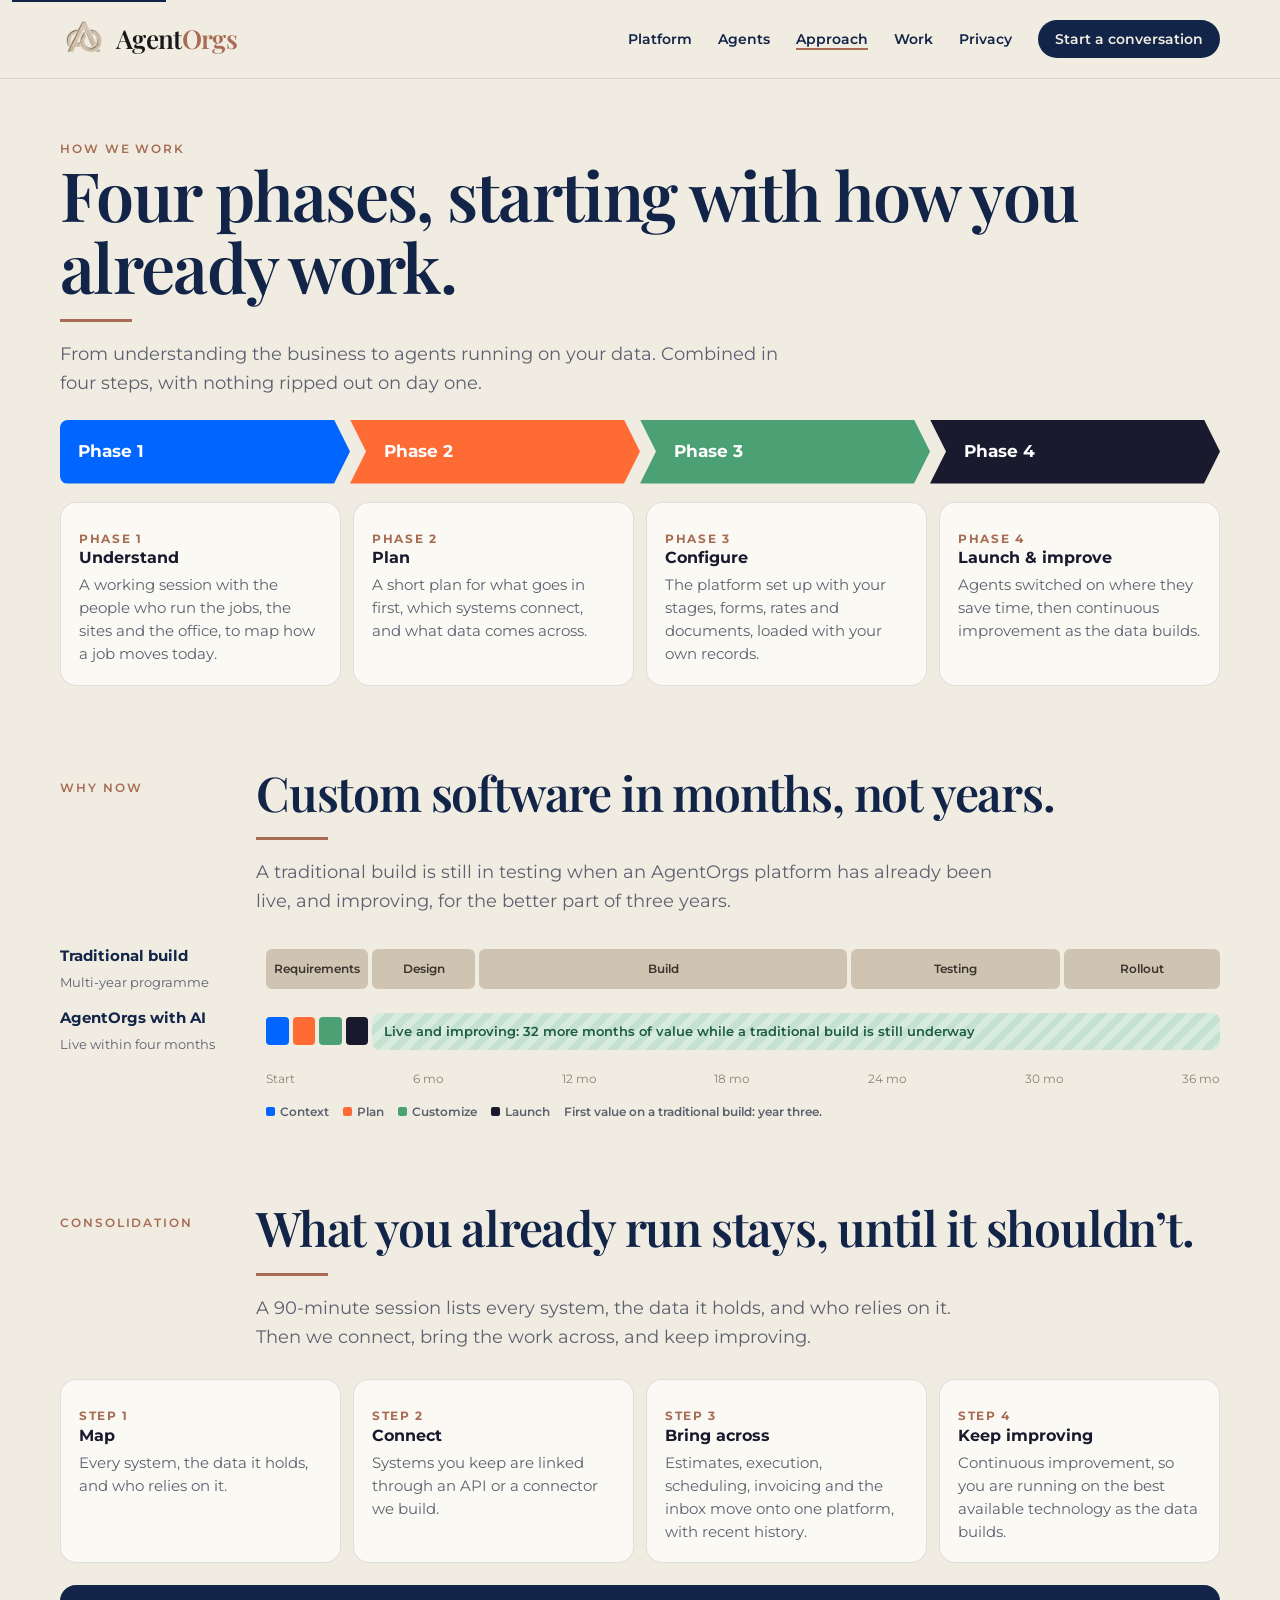
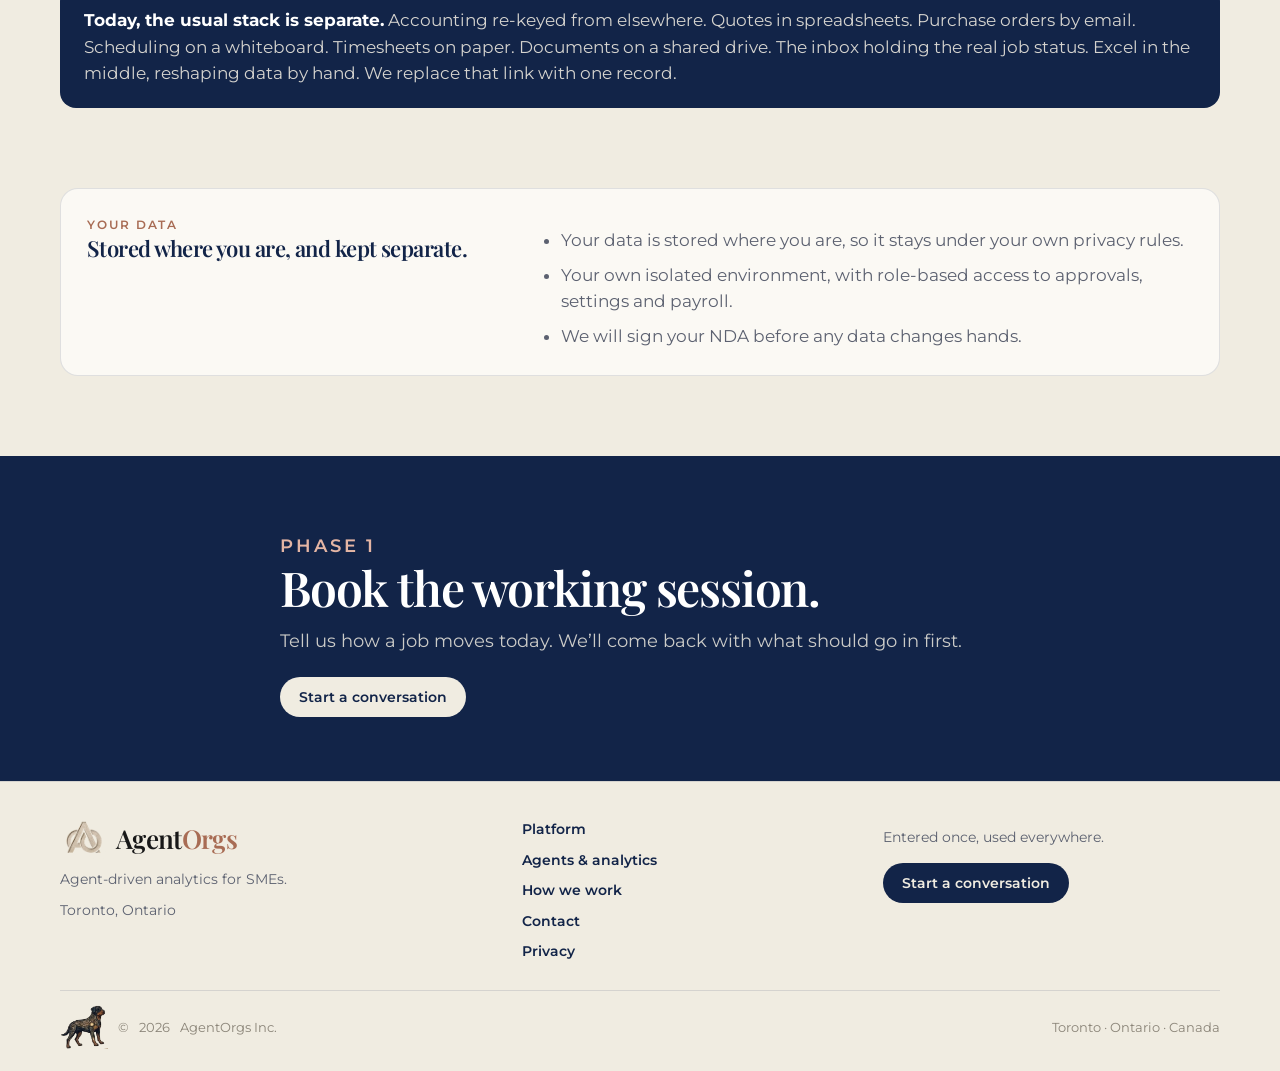
<file: approach.html>
<!DOCTYPE html>
<html lang="en-CA">
<head>
  <meta charset="utf-8">
  <meta name="viewport" content="width=device-width, initial-scale=1">
  <title>How we work — AgentOrgs</title>
  <meta name="description" content="Four phases: understand how a job moves today, plan what goes in first, configure the platform, then launch agents and keep improving. Live in months, not years.">
  <meta name="theme-color" content="#f0ece1">
  <link rel="icon" href="assets/favicon.png" type="image/png">
  <link rel="preconnect" href="https://fonts.googleapis.com">
  <link rel="preconnect" href="https://fonts.gstatic.com" crossorigin>
  <link href="https://fonts.googleapis.com/css2?family=Montserrat:wght@500;600;700&family=Playfair+Display:ital,wght@0,500;0,600;0,700;1,500&display=swap" rel="stylesheet">
  <link rel="stylesheet" href="css/styles.css">
</head>
<body>
  <a class="skip" href="#main">Skip to content</a>
  <header class="site-header">
    <div class="container header-bar">
      <a class="brand" href="index.html">
        <img src="assets/logo.png" alt="" width="46" height="42">
        <span class="word"><span class="agent">Agent</span><span class="orgs">Orgs</span></span>
      </a>
      <button class="nav-toggle" type="button" aria-expanded="false" aria-controls="site-nav">Menu</button>
      <nav id="site-nav" class="site-nav" aria-label="Primary">
        <a href="platform.html">Platform</a>
        <a href="agents.html">Agents</a>
        <a href="approach.html" aria-current="page">Approach</a>
        <a href="index.html#work">Work</a>
        <a href="privacy.html">Privacy</a>
        <a class="btn btn-navy nav-cta" href="contact.html">Start a conversation</a>
      </nav>
    </div>
  </header>

  <main id="main">
    <section class="page-hero container">
      <p class="kicker">How we work</p>
      <h1>Four phases, starting with how you already work.</h1>
      <hr class="title-rule">
      <p class="lead">From understanding the business to agents running on your data. Combined in four steps, with nothing ripped out on day one.</p>
    </section>

    <section class="chapter container" style="padding-top:12px">
      <div class="chevrons" aria-hidden="true">
        <div class="chev chev-blue">Phase 1</div>
        <div class="chev chev-orange">Phase 2</div>
        <div class="chev chev-green">Phase 3</div>
        <div class="chev chev-ink">Phase 4</div>
      </div>
      <div class="phase-grid">
        <article class="phase">
          <p class="step">Phase 1</p>
          <h3>Understand</h3>
          <p>A working session with the people who run the jobs, the sites and the office, to map how a job moves today.</p>
        </article>
        <article class="phase">
          <p class="step">Phase 2</p>
          <h3>Plan</h3>
          <p>A short plan for what goes in first, which systems connect, and what data comes across.</p>
        </article>
        <article class="phase">
          <p class="step">Phase 3</p>
          <h3>Configure</h3>
          <p>The platform set up with your stages, forms, rates and documents, loaded with your own records.</p>
        </article>
        <article class="phase">
          <p class="step">Phase 4</p>
          <h3>Launch &amp; improve</h3>
          <p>Agents switched on where they save time, then continuous improvement as the data builds.</p>
        </article>
      </div>
    </section>

    <section class="chapter container">
      <div class="chapter-head">
        <p class="kicker">Why now</p>
        <div>
          <h2>Custom software in months, not years.</h2>
          <hr class="title-rule">
          <p class="lead">A traditional build is still in testing when an AgentOrgs platform has already been live, and improving, for the better part of three years.</p>
        </div>
      </div>
      <div class="gantt">
        <div class="gantt-scroll">
          <div class="gantt-row">
            <div class="gantt-name">
              <strong>Traditional build</strong>
              <span>Multi-year programme</span>
            </div>
            <div class="gantt-bars trad">
              <span style="grid-column: 1 / 5">Requirements</span>
              <span style="grid-column: 5 / 9">Design</span>
              <span style="grid-column: 9 / 23">Build</span>
              <span style="grid-column: 23 / 31">Testing</span>
              <span style="grid-column: 31 / 37">Rollout</span>
            </div>
          </div>
          <div class="gantt-row">
            <div class="gantt-name">
              <strong>AgentOrgs with AI</strong>
              <span>Live within four months</span>
            </div>
            <div class="gantt-bars">
              <i class="b"></i>
              <i class="o"></i>
              <i class="g"></i>
              <i class="k"></i>
              <span class="live">Live and improving: 32 more months of value while a traditional build is still underway</span>
            </div>
          </div>
          <div class="gantt-scale">
            <span>Start</span><span>6 mo</span><span>12 mo</span><span>18 mo</span><span>24 mo</span><span>30 mo</span><span>36 mo</span>
          </div>
        </div>
        <div class="legend">
          <span><i class="b" style="background:#0066ff"></i>Context</span>
          <span><i style="background:#ff6b35"></i>Plan</span>
          <span><i style="background:#4ba173"></i>Customize</span>
          <span><i style="background:#1a1a2e"></i>Launch</span>
          <span>First value on a traditional build: year three.</span>
        </div>
      </div>
    </section>

    <section class="chapter container">
      <div class="chapter-head">
        <p class="kicker">Consolidation</p>
        <div>
          <h2>What you already run stays, until it shouldn’t.</h2>
          <hr class="title-rule">
          <p class="lead">A 90-minute session lists every system, the data it holds, and who relies on it. Then we connect, bring the work across, and keep improving.</p>
        </div>
      </div>
      <div class="phase-grid">
        <article class="phase">
          <p class="step">Step 1</p>
          <h3>Map</h3>
          <p>Every system, the data it holds, and who relies on it.</p>
        </article>
        <article class="phase">
          <p class="step">Step 2</p>
          <h3>Connect</h3>
          <p>Systems you keep are linked through an API or a connector we build.</p>
        </article>
        <article class="phase">
          <p class="step">Step 3</p>
          <h3>Bring across</h3>
          <p>Estimates, execution, scheduling, invoicing and the inbox move onto one platform, with recent history.</p>
        </article>
        <article class="phase">
          <p class="step">Step 4</p>
          <h3>Keep improving</h3>
          <p>Continuous improvement, so you are running on the best available technology as the data builds.</p>
        </article>
      </div>
      <div class="callout">
        <p><strong>Today, the usual stack is separate.</strong> Accounting re-keyed from elsewhere. Quotes in spreadsheets. Purchase orders by email. Scheduling on a whiteboard. Timesheets on paper. Documents on a shared drive. The inbox holding the real job status. Excel in the middle, reshaping data by hand. We replace that link with one record.</p>
      </div>
    </section>

    <section class="chapter container">
      <div class="data-panel">
        <div>
          <p class="kicker" style="margin-top:0">Your data</p>
          <h3>Stored where you are, and kept separate.</h3>
        </div>
        <ul>
          <li>Your data is stored where you are, so it stays under your own privacy rules.</li>
          <li>Your own isolated environment, with role-based access to approvals, settings and payroll.</li>
          <li>We will sign your NDA before any data changes hands.</li>
        </ul>
      </div>
    </section>
  </main>

  <section class="cta-band">
    <div class="container cta-inner">
      <p class="kicker">Phase 1</p>
      <h2>Book the working session.</h2>
      <p>Tell us how a job moves today. We’ll come back with what should go in first.</p>
      <a class="btn btn-paper" href="contact.html">Start a conversation</a>
    </div>
  </section>

  <footer class="site-footer">
    <div class="container footer-grid">
      <div>
        <a class="brand" href="index.html">
          <img src="assets/logo.png" alt="" width="46" height="42">
          <span class="word"><span class="agent">Agent</span><span class="orgs">Orgs</span></span>
        </a>
        <p>Agent-driven analytics for SMEs.</p>
        <p>Toronto, Ontario</p>
      </div>
      <div class="footer-links">
        <a href="platform.html">Platform</a>
        <a href="agents.html">Agents &amp; analytics</a>
        <a href="approach.html">How we work</a>
        <a href="contact.html">Contact</a>
        <a href="privacy.html">Privacy</a>
      </div>
      <div>
        <p>Entered once, used everywhere.</p>
        <a class="btn btn-navy" href="contact.html" style="margin-top:14px">Start a conversation</a>
      </div>
    </div>
    <div class="container footer-base">
      <span class="footer-mark"><img src="assets/dog.png" alt="" width="48" height="44">© <span id="year">2026</span> AgentOrgs Inc.</span>
      <span>Toronto · Ontario · Canada</span>
    </div>
  </footer>
  <script src="js/site.js"></script>
</body>
</html>
</file>
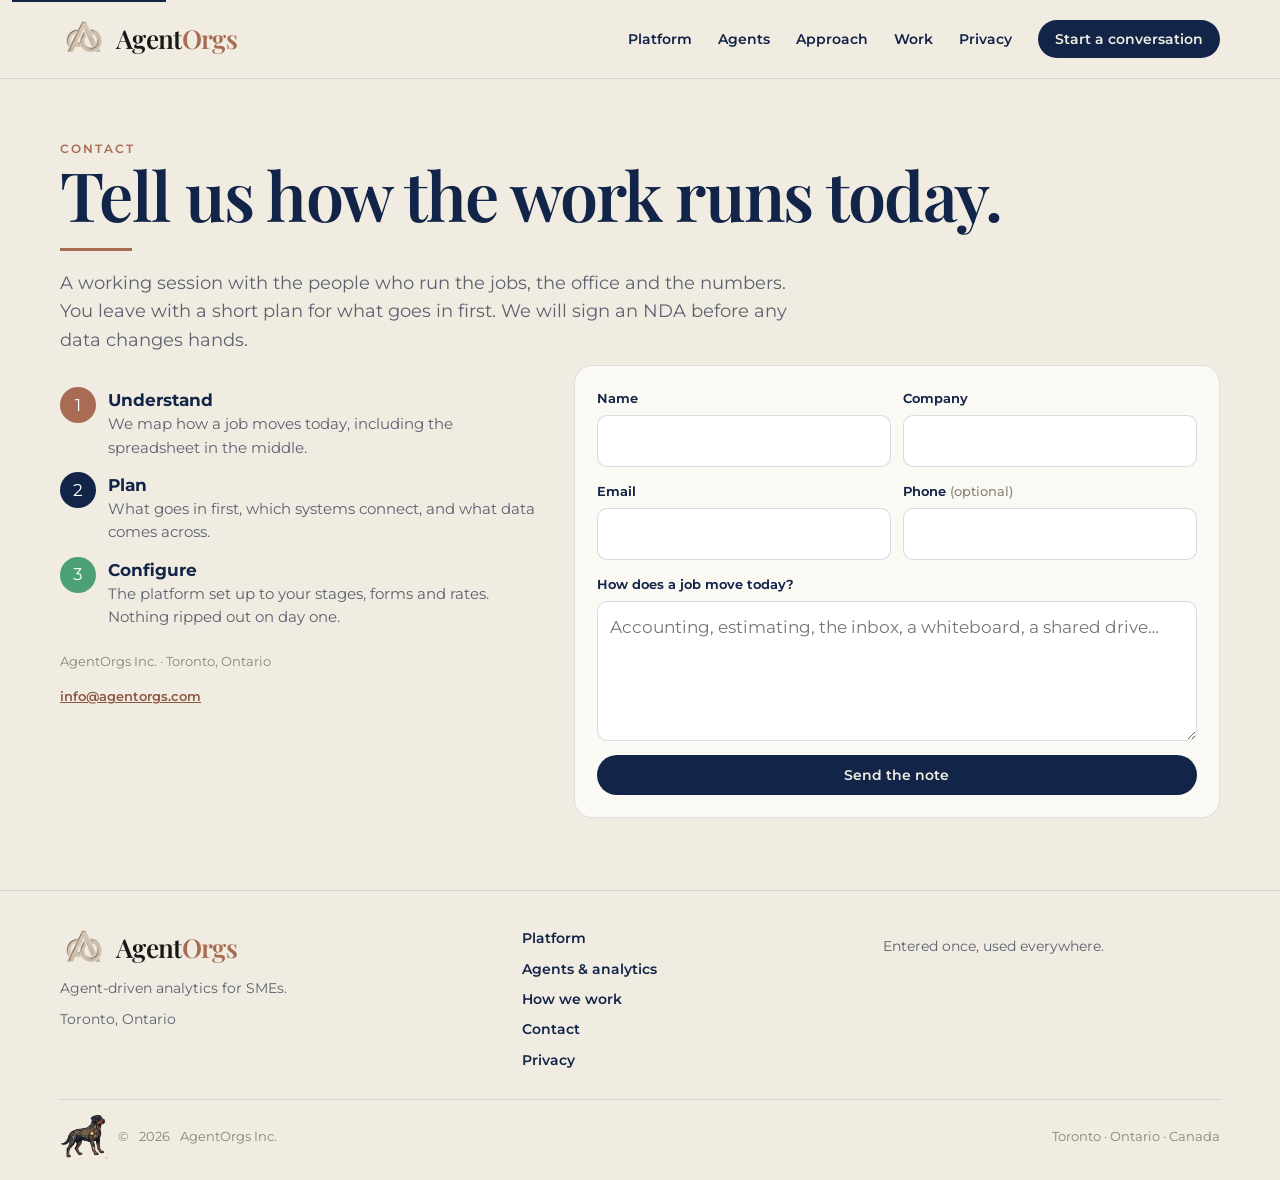
<file: contact.html>
<!DOCTYPE html>
<html lang="en-CA">
<head>
  <meta charset="utf-8">
  <meta name="viewport" content="width=device-width, initial-scale=1">
  <title>Start a conversation — AgentOrgs</title>
  <meta name="description" content="Tell AgentOrgs how the work runs today. A working session in Toronto, or remote, is the first step.">
  <meta name="theme-color" content="#f0ece1">
  <link rel="icon" href="assets/favicon.png" type="image/png">
  <link rel="preconnect" href="https://fonts.googleapis.com">
  <link rel="preconnect" href="https://fonts.gstatic.com" crossorigin>
  <link href="https://fonts.googleapis.com/css2?family=Montserrat:wght@500;600;700&family=Playfair+Display:ital,wght@0,500;0,600;0,700;1,500&display=swap" rel="stylesheet">
  <link rel="stylesheet" href="css/styles.css">
</head>
<body>
  <a class="skip" href="#main">Skip to content</a>
  <header class="site-header">
    <div class="container header-bar">
      <a class="brand" href="index.html">
        <img src="assets/logo.png" alt="" width="46" height="42">
        <span class="word"><span class="agent">Agent</span><span class="orgs">Orgs</span></span>
      </a>
      <button class="nav-toggle" type="button" aria-expanded="false" aria-controls="site-nav">Menu</button>
      <nav id="site-nav" class="site-nav" aria-label="Primary">
        <a href="platform.html">Platform</a>
        <a href="agents.html">Agents</a>
        <a href="approach.html">Approach</a>
        <a href="index.html#work">Work</a>
        <a href="privacy.html">Privacy</a>
        <a class="btn btn-navy nav-cta" href="contact.html" aria-current="page">Start a conversation</a>
      </nav>
    </div>
  </header>

  <main id="main">
    <section class="page-hero container">
      <p class="kicker">Contact</p>
      <h1>Tell us how the work runs today.</h1>
      <hr class="title-rule">
      <p class="lead">A working session with the people who run the jobs, the office and the numbers. You leave with a short plan for what goes in first. We will sign an NDA before any data changes hands.</p>
    </section>

    <section class="container form-layout">
      <div>
        <div class="next-steps">
          <article>
            <span class="ico ico-terra" aria-hidden="true">1</span>
            <div>
              <strong>Understand</strong>
              <p>We map how a job moves today, including the spreadsheet in the middle.</p>
            </div>
          </article>
          <article>
            <span class="ico ico-navy" aria-hidden="true">2</span>
            <div>
              <strong>Plan</strong>
              <p>What goes in first, which systems connect, and what data comes across.</p>
            </div>
          </article>
          <article>
            <span class="ico ico-green" aria-hidden="true">3</span>
            <div>
              <strong>Configure</strong>
              <p>The platform set up to your stages, forms and rates. Nothing ripped out on day one.</p>
            </div>
          </article>
        </div>
        <p class="note" style="margin-top:22px">AgentOrgs Inc. · Toronto, Ontario</p>
        <p class="note"><a href="mailto:info@agentorgs.com">info@agentorgs.com</a></p>
      </div>
      <form class="enquiry" action="mailto:info@agentorgs.com" method="post" enctype="text/plain">
        <div id="form-banner" class="banner" hidden></div>
        <div class="form-row">
          <label class="field">
            <span>Name</span>
            <input name="name" autocomplete="name" required maxlength="120">
          </label>
          <label class="field">
            <span>Company</span>
            <input name="company" autocomplete="organization" required maxlength="160">
          </label>
        </div>
        <div class="form-row">
          <label class="field">
            <span>Email</span>
            <input name="email" type="email" autocomplete="email" required maxlength="160">
          </label>
          <label class="field">
            <span>Phone <span style="font-weight:500;color:#8a8478">(optional)</span></span>
            <input name="phone" type="tel" autocomplete="tel" maxlength="40">
          </label>
        </div>
        <label class="field">
          <span>How does a job move today?</span>
          <textarea name="message" required maxlength="4000" placeholder="Accounting, estimating, the inbox, a whiteboard, a shared drive…"></textarea>
        </label>
        <div class="honeypot" aria-hidden="true">
          <label>Company website <input name="company_website" tabindex="-1" autocomplete="off"></label>
        </div>
        <button class="btn btn-navy" type="submit">Send the note</button>
      </form>
    </section>
  </main>

  <footer class="site-footer">
    <div class="container footer-grid">
      <div>
        <a class="brand" href="index.html">
          <img src="assets/logo.png" alt="" width="46" height="42">
          <span class="word"><span class="agent">Agent</span><span class="orgs">Orgs</span></span>
        </a>
        <p>Agent-driven analytics for SMEs.</p>
        <p>Toronto, Ontario</p>
      </div>
      <div class="footer-links">
        <a href="platform.html">Platform</a>
        <a href="agents.html">Agents &amp; analytics</a>
        <a href="approach.html">How we work</a>
        <a href="contact.html">Contact</a>
        <a href="privacy.html">Privacy</a>
      </div>
      <div>
        <p>Entered once, used everywhere.</p>
      </div>
    </div>
    <div class="container footer-base">
      <span class="footer-mark"><img src="assets/dog.png" alt="" width="48" height="44">© <span id="year">2026</span> AgentOrgs Inc.</span>
      <span>Toronto · Ontario · Canada</span>
    </div>
  </footer>
  <script src="js/site.js"></script>
</body>
</html>
</file>
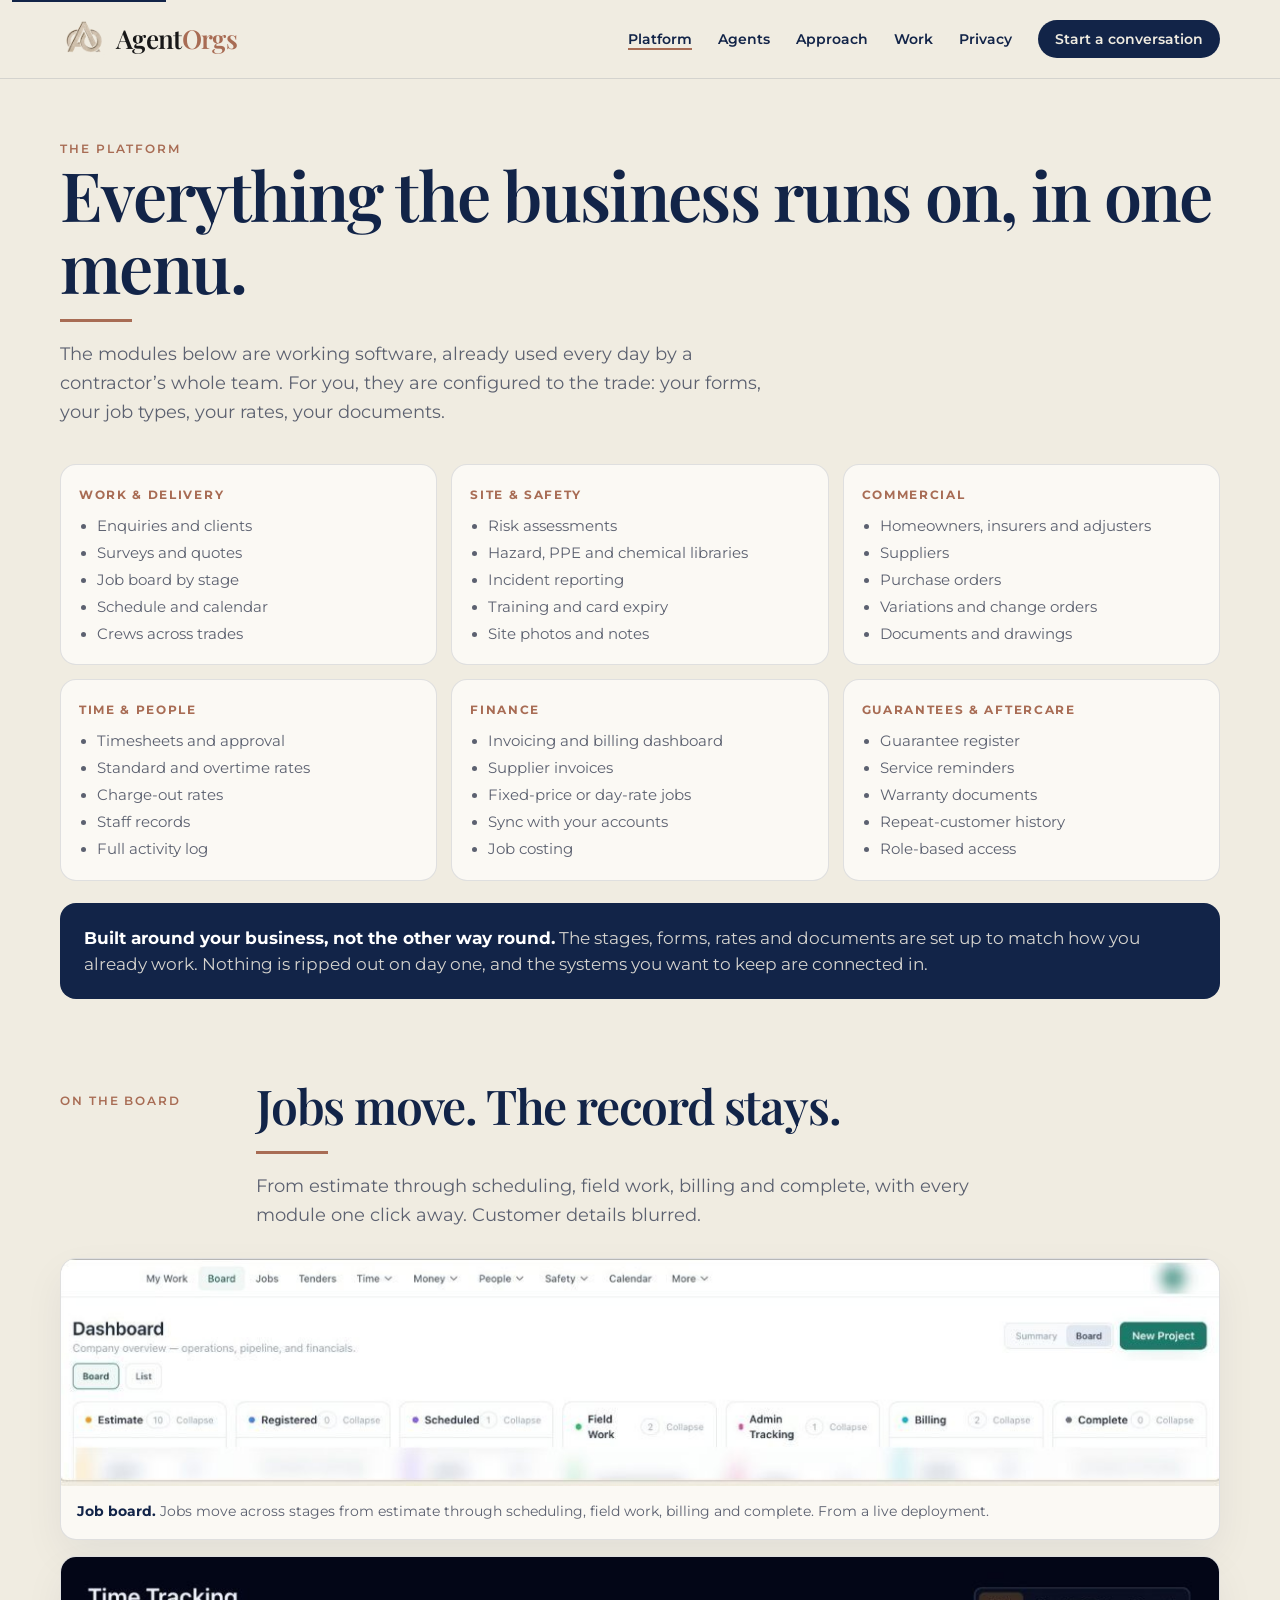
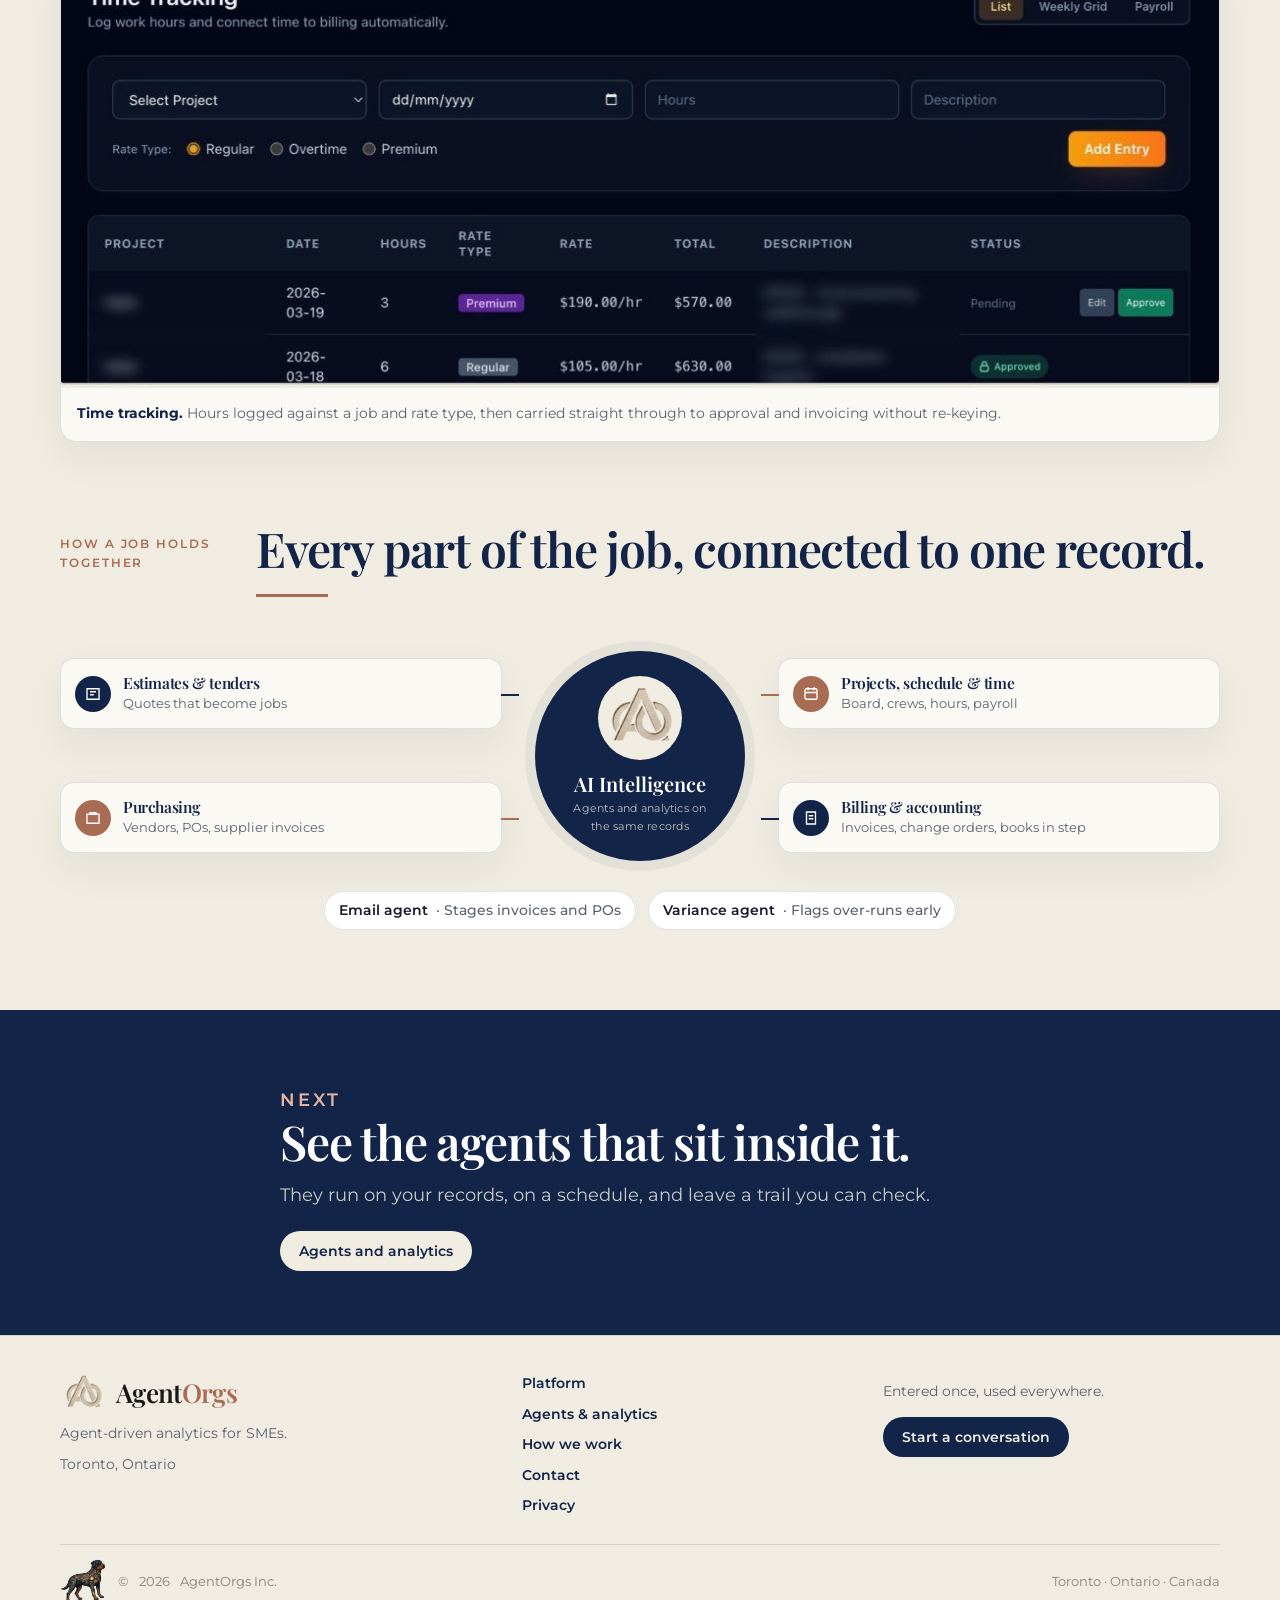
<file: platform.html>
<!DOCTYPE html>
<html lang="en-CA">
<head>
  <meta charset="utf-8">
  <meta name="viewport" content="width=device-width, initial-scale=1">
  <title>Platform — AgentOrgs</title>
  <meta name="description" content="One menu for the whole job: work, safety, commercial, time, finance and aftercare. Configured to the trade, already used every day.">
  <meta name="theme-color" content="#f0ece1">
  <link rel="icon" href="assets/favicon.png" type="image/png">
  <link rel="preconnect" href="https://fonts.googleapis.com">
  <link rel="preconnect" href="https://fonts.gstatic.com" crossorigin>
  <link href="https://fonts.googleapis.com/css2?family=Montserrat:wght@500;600;700&family=Playfair+Display:ital,wght@0,500;0,600;0,700;1,500&display=swap" rel="stylesheet">
  <link rel="stylesheet" href="css/styles.css">
</head>
<body>
  <a class="skip" href="#main">Skip to content</a>
  <header class="site-header">
    <div class="container header-bar">
      <a class="brand" href="index.html">
        <img src="assets/logo.png" alt="" width="46" height="42">
        <span class="word"><span class="agent">Agent</span><span class="orgs">Orgs</span></span>
      </a>
      <button class="nav-toggle" type="button" aria-expanded="false" aria-controls="site-nav">Menu</button>
      <nav id="site-nav" class="site-nav" aria-label="Primary">
        <a href="platform.html" aria-current="page">Platform</a>
        <a href="agents.html">Agents</a>
        <a href="approach.html">Approach</a>
        <a href="index.html#work">Work</a>
        <a href="privacy.html">Privacy</a>
        <a class="btn btn-navy nav-cta" href="contact.html">Start a conversation</a>
      </nav>
    </div>
  </header>

  <main id="main">
    <section class="page-hero container">
      <p class="kicker">The platform</p>
      <h1>Everything the business runs on, in one menu.</h1>
      <hr class="title-rule">
      <p class="lead">The modules below are working software, already used every day by a contractor’s whole team. For you, they are configured to the trade: your forms, your job types, your rates, your documents.</p>
    </section>

    <section class="chapter container" style="padding-top:28px">
      <div class="module-grid">
        <article class="module">
          <p class="mod-kicker">Work &amp; delivery</p>
          <ul>
            <li>Enquiries and clients</li>
            <li>Surveys and quotes</li>
            <li>Job board by stage</li>
            <li>Schedule and calendar</li>
            <li>Crews across trades</li>
          </ul>
        </article>
        <article class="module">
          <p class="mod-kicker">Site &amp; safety</p>
          <ul>
            <li>Risk assessments</li>
            <li>Hazard, PPE and chemical libraries</li>
            <li>Incident reporting</li>
            <li>Training and card expiry</li>
            <li>Site photos and notes</li>
          </ul>
        </article>
        <article class="module">
          <p class="mod-kicker">Commercial</p>
          <ul>
            <li>Homeowners, insurers and adjusters</li>
            <li>Suppliers</li>
            <li>Purchase orders</li>
            <li>Variations and change orders</li>
            <li>Documents and drawings</li>
          </ul>
        </article>
        <article class="module">
          <p class="mod-kicker">Time &amp; people</p>
          <ul>
            <li>Timesheets and approval</li>
            <li>Standard and overtime rates</li>
            <li>Charge-out rates</li>
            <li>Staff records</li>
            <li>Full activity log</li>
          </ul>
        </article>
        <article class="module">
          <p class="mod-kicker">Finance</p>
          <ul>
            <li>Invoicing and billing dashboard</li>
            <li>Supplier invoices</li>
            <li>Fixed-price or day-rate jobs</li>
            <li>Sync with your accounts</li>
            <li>Job costing</li>
          </ul>
        </article>
        <article class="module">
          <p class="mod-kicker">Guarantees &amp; aftercare</p>
          <ul>
            <li>Guarantee register</li>
            <li>Service reminders</li>
            <li>Warranty documents</li>
            <li>Repeat-customer history</li>
            <li>Role-based access</li>
          </ul>
        </article>
      </div>

      <div class="callout">
        <p><strong>Built around your business, not the other way round.</strong> The stages, forms, rates and documents are set up to match how you already work. Nothing is ripped out on day one, and the systems you want to keep are connected in.</p>
      </div>
    </section>

    <section class="chapter container">
      <div class="chapter-head">
        <p class="kicker">On the board</p>
        <div>
          <h2>Jobs move. The record stays.</h2>
          <hr class="title-rule">
          <p class="lead">From estimate through scheduling, field work, billing and complete, with every module one click away. Customer details blurred.</p>
        </div>
      </div>
      <div class="shots">
        <figure class="shot">
          <img src="assets/shot_board.jpg" alt="Company dashboard with a job board across estimate, registered, scheduled, field work, admin tracking, billing and complete." width="1181" height="232">
          <figcaption><strong>Job board.</strong> Jobs move across stages from estimate through scheduling, field work, billing and complete. From a live deployment.</figcaption>
        </figure>
        <figure class="shot">
          <img src="assets/shot_time.jpg" alt="Time tracking screen logging hours against a job, with regular and premium rates and an approval step." width="1180" height="440">
          <figcaption><strong>Time tracking.</strong> Hours logged against a job and rate type, then carried straight through to approval and invoicing without re-keying.</figcaption>
        </figure>
      </div>
    </section>

    <section class="chapter container">
      <div class="chapter-head">
        <p class="kicker">How a job holds together</p>
        <div>
          <h2>Every part of the job, connected to one record.</h2>
          <hr class="title-rule">
        </div>
      </div>
      <div class="system">
        <article class="system-card left" style="--accent:#122448">
          <span class="ico ico-navy" aria-hidden="true"><svg viewBox="0 0 24 24" fill="none" stroke="currentColor" stroke-width="1.8"><path d="M4 5h16v14H4z"/><path d="M8 9h8M8 13h5"/></svg></span>
          <div>
            <h3>Estimates &amp; tenders</h3>
            <p>Quotes that become jobs</p>
          </div>
        </article>
        <div class="system-core">
          <div class="seal"><img src="assets/logo.png" alt=""></div>
          <strong>AI Intelligence</strong>
          <span>Agents and analytics on the same records</span>
        </div>
        <article class="system-card right" style="--accent:#a86c54">
          <span class="ico ico-terra" aria-hidden="true"><svg viewBox="0 0 24 24" fill="none" stroke="currentColor" stroke-width="1.8"><rect x="4" y="5" width="16" height="14" rx="2"/><path d="M8 3v4M16 3v4M4 10h16"/></svg></span>
          <div>
            <h3>Projects, schedule &amp; time</h3>
            <p>Board, crews, hours, payroll</p>
          </div>
        </article>
        <article class="system-card left" style="--accent:#a86c54">
          <span class="ico ico-terra" aria-hidden="true"><svg viewBox="0 0 24 24" fill="none" stroke="currentColor" stroke-width="1.8"><path d="M4 7h16v12H4z"/><path d="M8 7V5h8v2"/></svg></span>
          <div>
            <h3>Purchasing</h3>
            <p>Vendors, POs, supplier invoices</p>
          </div>
        </article>
        <article class="system-card right" style="--accent:#122448">
          <span class="ico ico-navy" aria-hidden="true"><svg viewBox="0 0 24 24" fill="none" stroke="currentColor" stroke-width="1.8"><path d="M6 4h12v16H6z"/><path d="M9 9h6M9 13h6"/></svg></span>
          <div>
            <h3>Billing &amp; accounting</h3>
            <p>Invoices, change orders, books in step</p>
          </div>
        </article>
        <div class="pills">
          <span class="pill">Email agent <em>· Stages invoices and POs</em></span>
          <span class="pill">Variance agent <em>· Flags over-runs early</em></span>
        </div>
      </div>
    </section>
  </main>

  <section class="cta-band">
    <div class="container cta-inner">
      <p class="kicker">Next</p>
      <h2>See the agents that sit inside it.</h2>
      <p>They run on your records, on a schedule, and leave a trail you can check.</p>
      <a class="btn btn-paper" href="agents.html">Agents and analytics</a>
    </div>
  </section>

  <footer class="site-footer">
    <div class="container footer-grid">
      <div>
        <a class="brand" href="index.html">
          <img src="assets/logo.png" alt="" width="46" height="42">
          <span class="word"><span class="agent">Agent</span><span class="orgs">Orgs</span></span>
        </a>
        <p>Agent-driven analytics for SMEs.</p>
        <p>Toronto, Ontario</p>
      </div>
      <div class="footer-links">
        <a href="platform.html">Platform</a>
        <a href="agents.html">Agents &amp; analytics</a>
        <a href="approach.html">How we work</a>
        <a href="contact.html">Contact</a>
        <a href="privacy.html">Privacy</a>
      </div>
      <div>
        <p>Entered once, used everywhere.</p>
        <a class="btn btn-navy" href="contact.html" style="margin-top:14px">Start a conversation</a>
      </div>
    </div>
    <div class="container footer-base">
      <span class="footer-mark"><img src="assets/dog.png" alt="" width="48" height="44">© <span id="year">2026</span> AgentOrgs Inc.</span>
      <span>Toronto · Ontario · Canada</span>
    </div>
  </footer>
  <script src="js/site.js"></script>
</body>
</html>
</file>
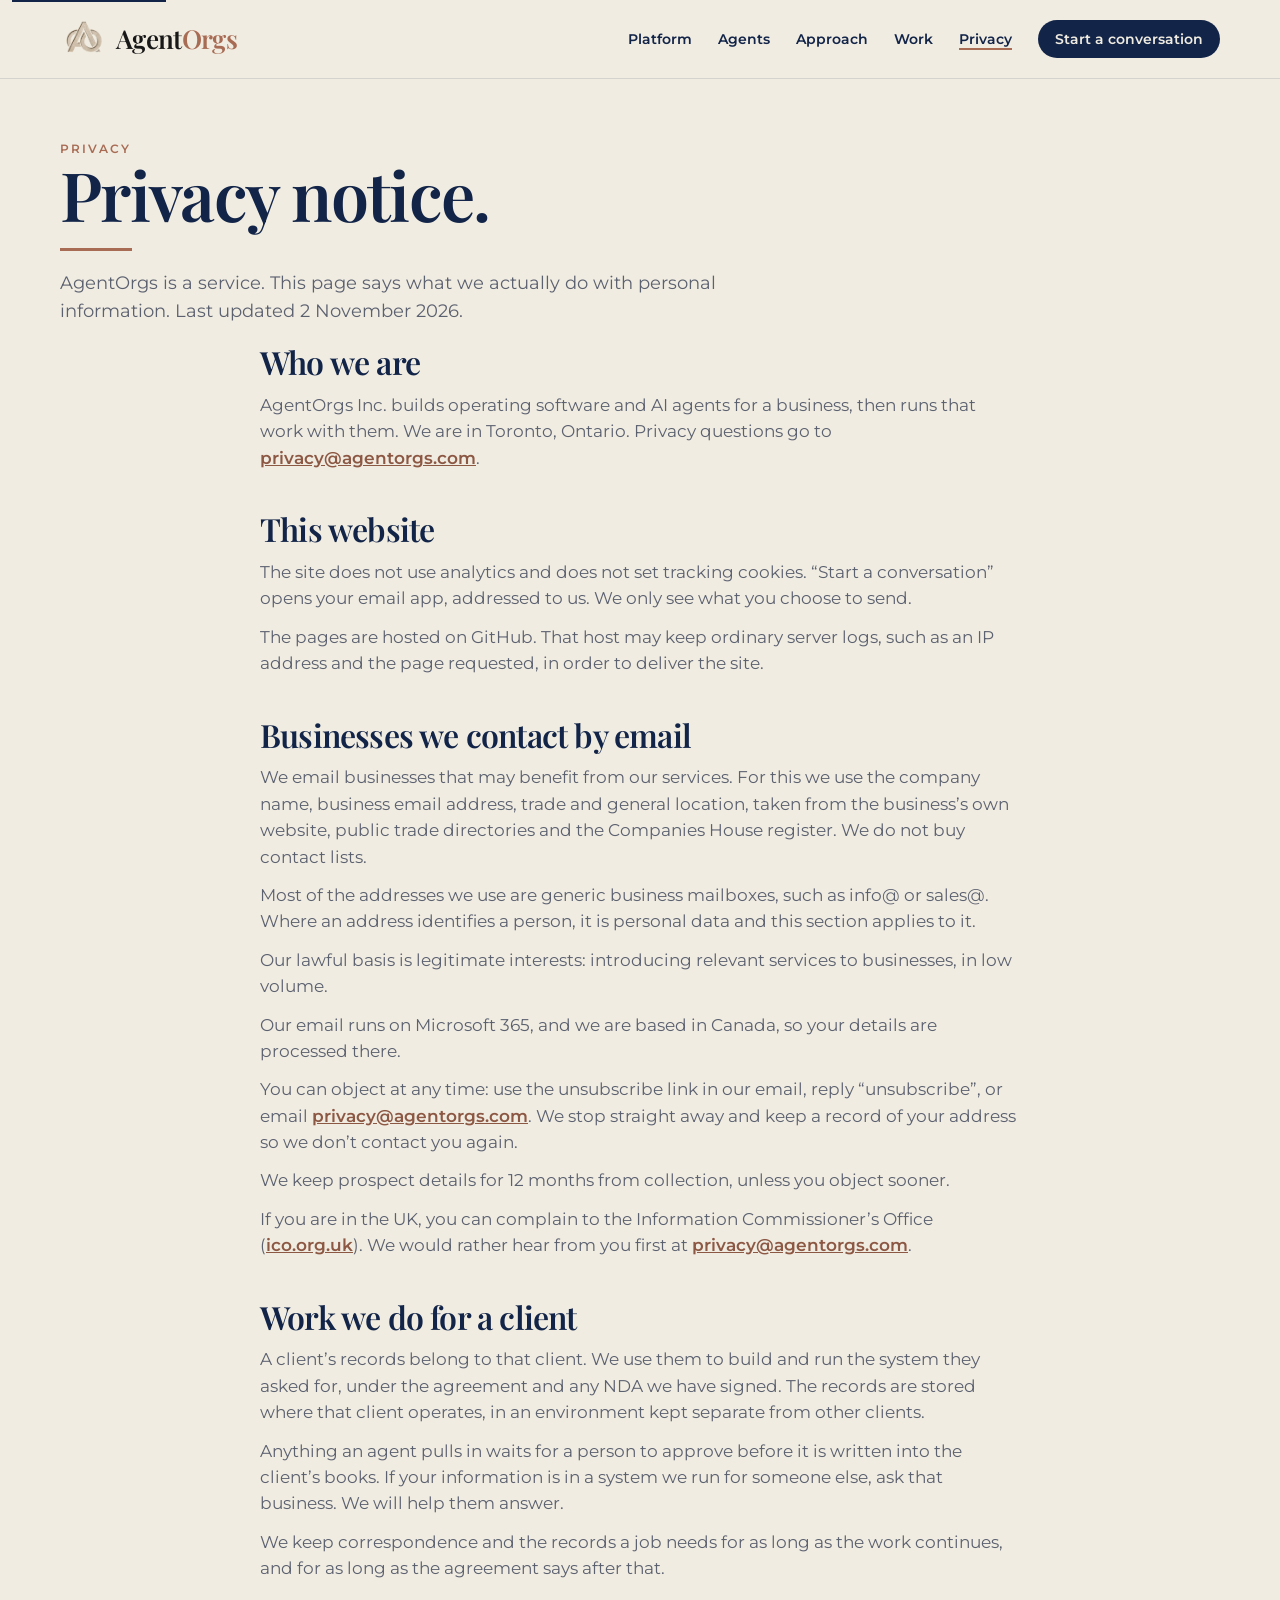
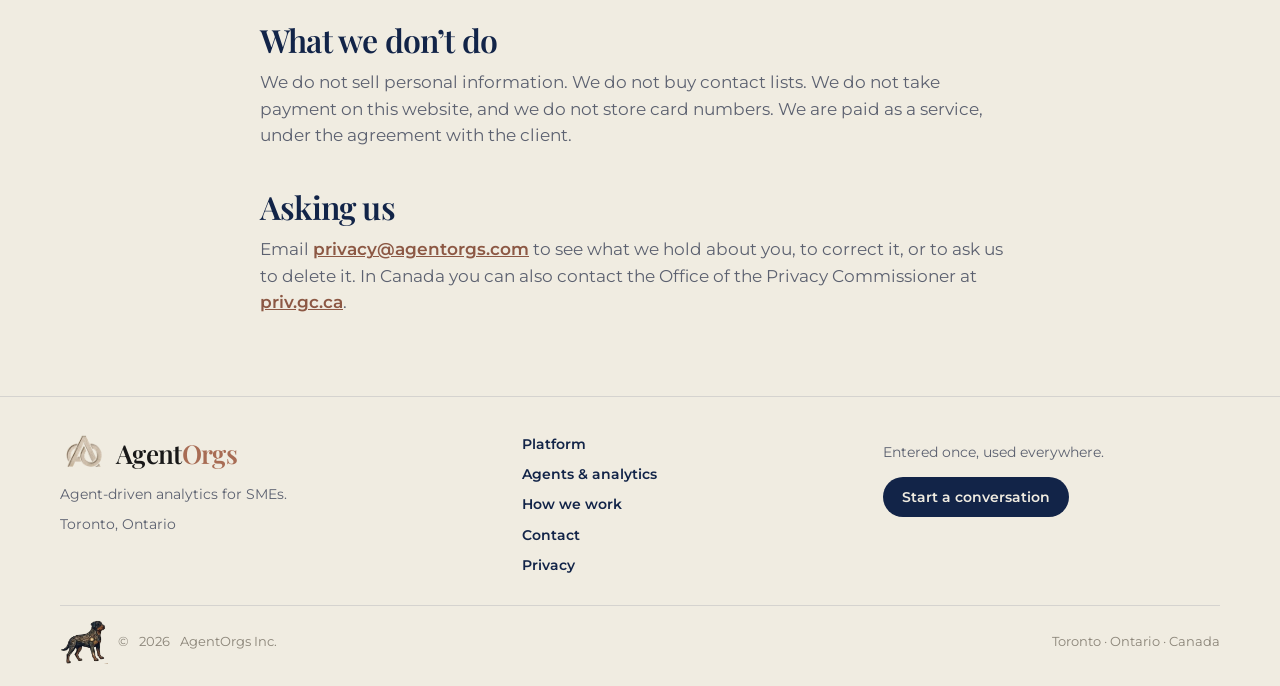
<file: privacy.html>
<!DOCTYPE html>
<html lang="en-CA">
<head>
  <meta charset="utf-8">
  <meta name="viewport" content="width=device-width, initial-scale=1">
  <title>Privacy notice — AgentOrgs</title>
  <meta name="description" content="How AgentOrgs Inc. handles personal data. We are a service. This website does not track you.">
  <meta name="theme-color" content="#f0ece1">
  <link rel="icon" href="assets/favicon.png" type="image/png">
  <link rel="preconnect" href="https://fonts.googleapis.com">
  <link rel="preconnect" href="https://fonts.gstatic.com" crossorigin>
  <link href="https://fonts.googleapis.com/css2?family=Montserrat:wght@500;600;700&family=Playfair+Display:ital,wght@0,500;0,600;0,700;1,500&display=swap" rel="stylesheet">
  <link rel="stylesheet" href="css/styles.css">
</head>
<body>
  <a class="skip" href="#main">Skip to content</a>
  <header class="site-header">
    <div class="container header-bar">
      <a class="brand" href="index.html">
        <img src="assets/logo.png" alt="" width="46" height="42">
        <span class="word"><span class="agent">Agent</span><span class="orgs">Orgs</span></span>
      </a>
      <button class="nav-toggle" type="button" aria-expanded="false" aria-controls="site-nav">Menu</button>
      <nav id="site-nav" class="site-nav" aria-label="Primary">
        <a href="platform.html">Platform</a>
        <a href="agents.html">Agents</a>
        <a href="approach.html">Approach</a>
        <a href="index.html#work">Work</a>
        <a href="privacy.html" aria-current="page">Privacy</a>
        <a class="btn btn-navy nav-cta" href="contact.html">Start a conversation</a>
      </nav>
    </div>
  </header>

  <main id="main">
    <section class="page-hero container">
      <p class="kicker">Privacy</p>
      <h1>Privacy notice.</h1>
      <hr class="title-rule">
      <p class="lead">AgentOrgs is a service. This page says what we actually do with personal information. Last updated 2 November 2026.</p>
    </section>

    <article class="container notice">
      <h2>Who we are</h2>
      <p>AgentOrgs Inc. builds operating software and AI agents for a business, then runs that work with them. We are in Toronto, Ontario. Privacy questions go to <a href="mailto:privacy@agentorgs.com">privacy@agentorgs.com</a>.</p>

      <h2>This website</h2>
      <p>The site does not use analytics and does not set tracking cookies. “Start a conversation” opens your email app, addressed to us. We only see what you choose to send.</p>
      <p>The pages are hosted on GitHub. That host may keep ordinary server logs, such as an IP address and the page requested, in order to deliver the site.</p>

      <h2>Businesses we contact by email</h2>
      <p>We email businesses that may benefit from our services. For this we use the company name, business email address, trade and general location, taken from the business’s own website, public trade directories and the Companies House register. We do not buy contact lists.</p>
      <p>Most of the addresses we use are generic business mailboxes, such as info@ or sales@. Where an address identifies a person, it is personal data and this section applies to it.</p>
      <p>Our lawful basis is legitimate interests: introducing relevant services to businesses, in low volume.</p>
      <p>Our email runs on Microsoft 365, and we are based in Canada, so your details are processed there.</p>
      <p>You can object at any time: use the unsubscribe link in our email, reply “unsubscribe”, or email <a href="mailto:privacy@agentorgs.com">privacy@agentorgs.com</a>. We stop straight away and keep a record of your address so we don’t contact you again.</p>
      <p>We keep prospect details for 12 months from collection, unless you object sooner.</p>
      <p>If you are in the UK, you can complain to the Information Commissioner’s Office (<a href="https://ico.org.uk">ico.org.uk</a>). We would rather hear from you first at <a href="mailto:privacy@agentorgs.com">privacy@agentorgs.com</a>.</p>

      <h2>Work we do for a client</h2>
      <p>A client’s records belong to that client. We use them to build and run the system they asked for, under the agreement and any NDA we have signed. The records are stored where that client operates, in an environment kept separate from other clients.</p>
      <p>Anything an agent pulls in waits for a person to approve before it is written into the client’s books. If your information is in a system we run for someone else, ask that business. We will help them answer.</p>
      <p>We keep correspondence and the records a job needs for as long as the work continues, and for as long as the agreement says after that.</p>

      <h2>What we don’t do</h2>
      <p>We do not sell personal information. We do not buy contact lists. We do not take payment on this website, and we do not store card numbers. We are paid as a service, under the agreement with the client.</p>

      <h2>Asking us</h2>
      <p>Email <a href="mailto:privacy@agentorgs.com">privacy@agentorgs.com</a> to see what we hold about you, to correct it, or to ask us to delete it. In Canada you can also contact the Office of the Privacy Commissioner at <a href="https://www.priv.gc.ca">priv.gc.ca</a>.</p>
    </article>
  </main>

  <footer class="site-footer">
    <div class="container footer-grid">
      <div>
        <a class="brand" href="index.html">
          <img src="assets/logo.png" alt="" width="46" height="42">
          <span class="word"><span class="agent">Agent</span><span class="orgs">Orgs</span></span>
        </a>
        <p>Agent-driven analytics for SMEs.</p>
        <p>Toronto, Ontario</p>
      </div>
      <div class="footer-links">
        <a href="platform.html">Platform</a>
        <a href="agents.html">Agents &amp; analytics</a>
        <a href="approach.html">How we work</a>
        <a href="contact.html">Contact</a>
        <a href="privacy.html">Privacy</a>
      </div>
      <div>
        <p>Entered once, used everywhere.</p>
        <a class="btn btn-navy" href="contact.html" style="margin-top:14px">Start a conversation</a>
      </div>
    </div>
    <div class="container footer-base">
      <span class="footer-mark"><img src="assets/dog.png" alt="" width="48" height="44">© <span id="year">2026</span> AgentOrgs Inc.</span>
      <span>Toronto · Ontario · Canada</span>
    </div>
  </footer>
  <script src="js/site.js"></script>
</body>
</html>
</file>
<file: css/styles.css>
:root {
  --paper: #f0ece1;
  --paper-2: #e7e1d4;
  --card: #fbf9f4;
  --ink: #1a1a2e;
  --navy: #122448;
  --muted: #5c6170;
  --line: rgba(18, 36, 72, 0.12);
  --terra: #a86c54;
  --terra-deep: #8c5844;
  --blue: #0066ff;
  --orange: #ff6b35;
  --green: #4ba173;
  --shadow: 0 16px 40px rgba(18, 36, 72, 0.06);
  --serif: "Playfair Display", Georgia, "Times New Roman", serif;
  --sans: "Montserrat", "Avenir Next", "Segoe UI", sans-serif;
  --max: 1160px;
  color-scheme: light;
}

*,
*::before,
*::after { box-sizing: border-box; }

html { scroll-behavior: smooth; }

body {
  margin: 0;
  background: var(--paper);
  color: var(--ink);
  font-family: var(--sans);
  font-size: 16.5px;
  line-height: 1.6;
  text-rendering: optimizeLegibility;
}

img { max-width: 100%; height: auto; display: block; }

a { color: inherit; }

button, input, textarea, select { font: inherit; color: inherit; }

h1, h2, h3, p { margin: 0; }

h1, h2, h3, .word {
  font-family: var(--serif);
  font-weight: 600;
  letter-spacing: -0.025em;
  color: var(--navy);
}

h1 {
  font-size: clamp(40px, 5.4vw, 68px);
  line-height: 1.05;
}

h2 {
  font-size: clamp(32px, 4vw, 48px);
  line-height: 1.12;
}

h3 { font-size: 22px; line-height: 1.25; }

.lead {
  font-size: 18px;
  line-height: 1.6;
  color: var(--muted);
  max-width: 46rem;
}

.title-rule {
  width: 72px;
  height: 3px;
  border: 0;
  margin: 18px 0 18px;
  background: var(--terra);
}

.container {
  width: min(var(--max), calc(100% - 40px));
  margin-inline: auto;
}

.skip {
  position: absolute;
  left: 12px;
  top: -40px;
  background: var(--navy);
  color: var(--paper);
  padding: 8px 12px;
  z-index: 50;
}

.skip:focus { top: 12px; }

:focus-visible {
  outline: 2px solid var(--terra);
  outline-offset: 3px;
}

::selection { background: var(--terra); color: #fff; }

.site-header {
  position: sticky;
  top: 0;
  z-index: 30;
  background: rgba(240, 236, 225, 0.92);
  backdrop-filter: blur(14px);
  border-bottom: 1px solid var(--line);
}

.header-bar {
  display: flex;
  align-items: center;
  gap: 28px;
  min-height: 78px;
}

.brand {
  display: flex;
  align-items: center;
  gap: 10px;
  text-decoration: none;
  flex: none;
}

.brand img { width: 46px; height: 42px; object-fit: contain; }

.word { font-size: 26px; line-height: 1; color: #181818; }

.word .orgs { color: var(--terra); }

.site-nav {
  display: flex;
  align-items: center;
  gap: 26px;
  margin-left: auto;
}

.site-nav a {
  text-decoration: none;
  font-size: 14px;
  font-weight: 600;
  color: var(--navy);
}

.site-nav a[aria-current="page"] {
  box-shadow: inset 0 -2px 0 var(--terra);
}

.site-nav a.btn {
  color: var(--paper);
  box-shadow: none;
}

.nav-toggle {
  display: none;
  margin-left: auto;
  background: transparent;
  border: 1px solid var(--line);
  border-radius: 999px;
  padding: 8px 14px;
  font-size: 13px;
  font-weight: 600;
  letter-spacing: 0.04em;
  text-transform: uppercase;
}

.btn {
  display: inline-flex;
  align-items: center;
  justify-content: center;
  gap: 8px;
  text-decoration: none;
  border-radius: 999px;
  padding: 12px 18px;
  border: 1px solid transparent;
  font-size: 14px;
  font-weight: 600;
  line-height: 1;
  cursor: pointer;
  background: transparent;
}

.btn-navy { background: var(--navy); color: var(--paper); }
.btn-navy:hover { background: #1b335f; }

.btn-ghost { border-color: rgba(18, 36, 72, 0.28); color: var(--navy); }
.btn-ghost:hover { background: rgba(18, 36, 72, 0.04); }

.btn-paper { background: var(--paper); color: var(--navy); }
.btn-paper:hover { background: #fff; }

.nav-cta { padding: 11px 16px; }

.hero {
  display: grid;
  grid-template-columns: minmax(0, 1.15fr) minmax(280px, 0.85fr);
  gap: 48px;
  align-items: end;
  padding: 54px 0 18px;
}

.wordmark { width: min(460px, 100%); margin-bottom: 28px; }

.hero-actions { display: flex; flex-wrap: wrap; gap: 12px; margin-top: 28px; }

.hero-aside {
  background: var(--card);
  border: 1px solid var(--line);
  border-radius: 18px;
  padding: 6px 22px;
  box-shadow: var(--shadow);
}

.hero-aside ol { list-style: none; margin: 0; padding: 0; }

.hero-aside li {
  display: grid;
  grid-template-columns: auto 1fr;
  column-gap: 14px;
  row-gap: 2px;
  padding: 18px 0;
  border-top: 1px solid var(--line);
}

.hero-aside li:first-child { border-top: 0; }

.hero-aside li > span {
  grid-row: span 2;
  align-self: center;
  font-family: var(--serif);
  font-size: 22px;
  color: var(--terra);
}

.hero-aside strong {
  font-family: var(--serif);
  font-size: 22px;
  font-weight: 600;
  color: var(--navy);
}

.hero-aside p { color: var(--muted); font-size: 14.5px; }

.chapter { padding: 72px 0 8px; }

.chapter-head {
  display: grid;
  grid-template-columns: 168px minmax(0, 1fr);
  gap: 12px 28px;
  margin-bottom: 28px;
}

.kicker {
  margin-top: 12px;
  font-size: 12px;
  font-weight: 600;
  letter-spacing: 0.16em;
  text-transform: uppercase;
  color: var(--terra);
}

.note {
  margin-top: 14px;
  color: #8a8478;
  font-size: 13px;
}

.note a {
  color: var(--terra-deep);
  font-weight: 600;
}

.stat-grid {
  display: grid;
  grid-template-columns: 1fr 1fr;
  gap: 14px;
}

.stat {
  border-radius: 10px;
  color: #fff;
  padding: 32px 28px 28px;
  min-height: 168px;
}

.stat b {
  display: block;
  font-family: var(--sans);
  font-weight: 700;
  font-size: clamp(46px, 6vw, 72px);
  letter-spacing: -0.04em;
  line-height: 0.95;
}

.stat span {
  display: block;
  margin-top: 12px;
  font-size: 18px;
  font-weight: 600;
}

.stat-blue { background: var(--blue); }
.stat-orange { background: var(--orange); }
.stat-ink { background: var(--ink); }
.stat-green { background: var(--green); }

.before {
  display: grid;
  grid-template-columns: 1fr auto 1fr auto 1fr auto 1fr;
  gap: 10px;
  align-items: stretch;
}

.before-card {
  border: 1.5px dashed rgba(26, 26, 46, 0.28);
  border-radius: 16px;
  padding: 22px 16px 18px;
  text-align: center;
}

.before-card h3 { font-size: 18px; margin-top: 12px; }
.before-card p { color: var(--muted); font-size: 14px; margin-top: 4px; }

.lock {
  display: flex;
  justify-content: center;
  align-items: center;
  gap: 6px;
  margin-top: 16px !important;
  color: #8a8478 !important;
  font-size: 12px !important;
}

.break {
  align-self: center;
  width: 26px;
  height: 26px;
  border-radius: 50%;
  background: var(--orange);
  color: #fff;
  display: grid;
  place-items: center;
}

.aside-line {
  margin: 22px 0;
  text-align: center;
  color: var(--navy);
  font-family: var(--serif);
  font-style: italic;
  font-size: 18px;
}

.cost-label {
  font-size: 15px;
  font-weight: 700;
  margin: 8px 0 14px;
}

.cost-grid, .roi-grid, .work-grid, .promise-grid, .module-grid, .agent-grid, .connect-grid {
  display: grid;
  gap: 14px;
}

.cost-grid, .roi-grid { grid-template-columns: repeat(3, 1fr); }
.work-grid, .promise-grid { grid-template-columns: 1fr 1fr; }
.module-grid { grid-template-columns: repeat(3, 1fr); }
.agent-grid { grid-template-columns: repeat(3, 1fr); }
.connect-grid { grid-template-columns: 1.1fr 1.1fr 0.9fr; }

.card, .cost, .roi, .work-card, .promise, .module, .agent-card, .connect, .problem, .phase {
  background: var(--card);
  border: 1px solid var(--line);
  border-radius: 16px;
}

.cost, .roi, .work-card, .promise, .module, .agent-card, .connect, .phase {
  padding: 20px 18px 18px;
}

.cost h3, .roi h3, .work-card h3, .module h3, .agent-card h3, .connect h3, .problem h3, .phase h3 {
  font-family: var(--sans);
  font-weight: 700;
  font-size: 16px;
  letter-spacing: 0;
  color: var(--ink);
}

.cost p, .roi p, .work-card p, .module li, .agent-card li, .agent-card p, .connect p, .problem p, .phase p, .promise p {
  color: var(--muted);
  font-size: 14.5px;
  margin-top: 6px;
}

.with-ico {
  display: flex;
  gap: 12px;
  align-items: flex-start;
}

.ico {
  width: 36px;
  height: 36px;
  border-radius: 50%;
  display: grid;
  place-items: center;
  flex: none;
  color: #fff;
}

.ico svg { width: 18px; height: 18px; display: block; }
.ico-blue { background: var(--blue); }
.ico-orange { background: var(--orange); }
.ico-green { background: var(--green); }
.ico-ink { background: var(--ink); }
.ico-navy { background: var(--navy); }
.ico-terra { background: var(--terra); }

.mini-ico {
  width: 46px;
  height: 46px;
  margin: 0 auto;
  border-radius: 50%;
  display: grid;
  place-items: center;
  background: var(--ink);
  color: #fff;
}

.mini-ico svg { width: 20px; height: 20px; }

.system {
  display: grid;
  grid-template-columns: 1fr 240px 1fr;
  gap: 22px 18px;
  align-items: center;
}

.system-card {
  display: flex;
  gap: 12px;
  align-items: center;
  background: var(--card);
  border: 1px solid var(--line);
  border-radius: 14px;
  padding: 14px 14px;
  position: relative;
  box-shadow: var(--shadow);
}

.system-card h3 { font-size: 15.5px; }
.system-card p { margin: 0; font-size: 13px; color: var(--muted); }

.system-card::after {
  content: "";
  position: absolute;
  top: 50%;
  height: 2px;
  width: 18px;
  background: var(--accent, var(--navy));
}

.system-card.left::after { right: -18px; }
.system-card.right::after { left: -18px; }

.system-core {
  width: 210px;
  height: 210px;
  margin: 8px auto;
  border-radius: 50%;
  background: var(--navy);
  color: var(--paper);
  display: flex;
  flex-direction: column;
  align-items: center;
  justify-content: center;
  text-align: center;
  box-shadow: 0 0 0 10px rgba(18, 36, 72, 0.06);
  grid-row: span 2;
}

.seal {
  width: 84px;
  height: 84px;
  border-radius: 50%;
  background: var(--paper);
  display: grid;
  place-items: center;
  overflow: hidden;
  margin-bottom: 8px;
}

.seal img { width: 78px; height: 72px; object-fit: contain; }

.system-core strong {
  font-family: var(--serif);
  font-size: 20px;
  font-weight: 600;
  color: #fff;
}

.system-core span {
  font-size: 11px;
  letter-spacing: 0.02em;
  color: rgba(240, 236, 225, 0.78);
  max-width: 140px;
}

.pills {
  grid-column: 1 / -1;
  display: flex;
  justify-content: center;
  gap: 12px;
  flex-wrap: wrap;
}

.pill {
  display: inline-flex;
  align-items: center;
  gap: 8px;
  background: #fff;
  border: 1px solid var(--line);
  border-radius: 999px;
  padding: 8px 14px;
  font-size: 13.5px;
  font-weight: 600;
}

.pill em { font-style: normal; font-weight: 500; color: var(--muted); }

.flow-head {
  display: flex;
  justify-content: space-between;
  gap: 20px;
  margin-bottom: 8px;
  font-size: 13px;
}

.flow-head strong { display: block; color: var(--navy); font-size: 14px; }
.flow-head span { color: var(--muted); }

.streams { width: 100%; height: auto; display: block; }

.problem-grid {
  display: grid;
  grid-template-columns: repeat(4, 1fr);
  gap: 14px;
  margin-top: 10px;
  padding-top: 8px;
}

.problem { padding: 26px 16px 18px; position: relative; }
.problem .badge {
  position: absolute;
  top: -16px;
  left: 18px;
}
.problem h3 { margin-top: 8px; font-size: 16px; }
.problem p { font-size: 14px; }

.matrix {
  display: grid;
  grid-template-columns: auto 1fr;
  gap: 12px;
  align-items: stretch;
}

.axis {
  display: flex;
  align-items: center;
  justify-content: space-between;
  gap: 8px;
  color: var(--muted);
  font-size: 12px;
  font-weight: 600;
  letter-spacing: 0.08em;
  text-transform: uppercase;
}

.axis-y {
  flex-direction: column;
  justify-content: space-between;
  letter-spacing: 0.12em;
  padding: 8px 0;
}

.axis-y span {
  writing-mode: vertical-rl;
  transform: rotate(180deg);
}

.axis-x { margin-top: 8px; }

.quads {
  display: grid;
  grid-template-columns: 1fr 1fr;
  border-radius: 6px;
  overflow: hidden;
  min-height: 340px;
}

.quad {
  color: #fff;
  padding: 36px 28px;
  display: flex;
  flex-direction: column;
  justify-content: center;
  gap: 8px;
  min-height: 170px;
}

.quad h3 {
  font-family: var(--sans);
  color: #fff;
  font-size: 22px;
  letter-spacing: 0;
  font-weight: 700;
}

.quad p { margin: 0; font-size: 15px; color: rgba(255, 255, 255, 0.92); }
.quad svg { width: 28px; height: 28px; margin-bottom: 6px; }

.q-blue { background: var(--blue); }
.q-orange { background: var(--orange); }
.q-ink { background: var(--ink); }
.q-green { background: var(--green); }

.shot {
  margin: 0;
  background: var(--card);
  border: 1px solid var(--line);
  border-radius: 16px;
  overflow: hidden;
  box-shadow: var(--shadow);
}

.shot img { width: 100%; }
.shot figcaption {
  padding: 14px 16px 16px;
  color: var(--muted);
  font-size: 14px;
}
.shot figcaption strong { color: var(--navy); font-weight: 700; }

.shots {
  display: grid;
  gap: 16px;
}

.navy-band {
  background: var(--navy);
  color: var(--paper);
  border-radius: 18px;
  padding: 28px 28px;
}

.navy-band h2, .navy-band h3 { color: #fff; }
.navy-band p { color: rgba(240, 236, 225, 0.84); }
.navy-band .kicker { color: #e4b5a4; margin: 0 0 8px; }

.compare {
  display: grid;
  gap: 10px;
  margin-top: 18px;
}

.compare div {
  display: grid;
  grid-template-columns: 140px 1fr auto;
  gap: 12px;
  align-items: center;
  font-size: 14px;
  color: rgba(240, 236, 225, 0.8);
}

.bar {
  height: 16px;
  border-radius: 4px;
  background: #8ea0bd;
}

.bar.short {
  width: 22%;
  background: var(--orange);
  justify-self: start;
}

.bar.long { width: 100%; }

.why-grid {
  display: grid;
  grid-template-columns: 1.3fr 0.7fr;
  gap: 14px;
  align-items: stretch;
}

.stack { display: grid; gap: 14px; }

.module .mod-kicker {
  display: flex;
  align-items: center;
  gap: 8px;
  color: var(--terra);
  font-size: 12px;
  font-weight: 700;
  letter-spacing: 0.14em;
  text-transform: uppercase;
}

.module ul, .agent-card ul, .plain-list { margin: 10px 0 0; padding-left: 18px; }
.module li + li, .agent-card li + li { margin-top: 4px; }

.quote {
  margin-top: 14px;
  padding-top: 12px;
  border-top: 1px dashed var(--line);
  font-family: var(--serif);
  font-style: italic;
  color: var(--navy) !important;
  font-size: 15px !important;
}

.connect.special {
  background: var(--navy);
  border-color: var(--navy);
}

.connect.special h3, .connect.special p { color: #fff; }
.connect.special .tag { color: #e4b5a4; }

.tag {
  display: block;
  margin-top: 14px;
  font-size: 13px;
  font-weight: 700;
  color: var(--navy);
}

.chevrons {
  display: grid;
  grid-template-columns: repeat(4, 1fr);
  gap: 0;
  margin-bottom: 18px;
}

.chev {
  color: #fff;
  min-height: 64px;
  display: flex;
  align-items: center;
  gap: 8px;
  padding: 0 28px 0 34px;
  font-weight: 700;
  clip-path: polygon(0 0, calc(100% - 16px) 0, 100% 50%, calc(100% - 16px) 100%, 0 100%, 16px 50%);
}

.chev:first-child {
  clip-path: polygon(0 0, calc(100% - 16px) 0, 100% 50%, calc(100% - 16px) 100%, 0 100%);
  padding-left: 18px;
  border-radius: 8px 0 0 8px;
}

.chev-blue { background: var(--blue); }
.chev-orange { background: var(--orange); }
.chev-green { background: var(--green); }
.chev-ink { background: var(--ink); }

.phase-grid {
  display: grid;
  grid-template-columns: repeat(4, 1fr);
  gap: 12px;
}

.phase .step {
  color: var(--terra);
  font-size: 12px;
  font-weight: 700;
  letter-spacing: 0.14em;
  text-transform: uppercase;
}

.gantt { margin-top: 8px; }
.gantt-scroll { overflow-x: auto; padding-bottom: 6px; }

.gantt-row {
  display: grid;
  grid-template-columns: 190px minmax(520px, 1fr);
  gap: 16px;
  align-items: center;
  margin-bottom: 12px;
}

.gantt-name strong { display: block; font-size: 15px; color: var(--navy); }
.gantt-name span { color: var(--muted); font-size: 13px; }

.gantt-bars {
  display: grid;
  grid-template-columns: repeat(36, 1fr);
  gap: 4px;
  align-items: center;
  min-width: 520px;
}

.gantt-bars.trad span {
  background: #cfc4b2;
  color: #3a342c;
  font-size: 12px;
  font-weight: 600;
  text-align: center;
  padding: 10px 2px;
  border-radius: 6px;
}

.gantt-bars i { display: block; height: 28px; border-radius: 4px; }
.gantt-bars .b { background: var(--blue); }
.gantt-bars .o { background: var(--orange); }
.gantt-bars .g { background: var(--green); }
.gantt-bars .k { background: var(--ink); }

.live {
  grid-column: 5 / 37;
  background: repeating-linear-gradient(-45deg, #d7ebdf, #d7ebdf 7px, #c5e2d1 7px, #c5e2d1 14px);
  color: #1d5c3e;
  border-radius: 8px;
  padding: 8px 12px;
  font-size: 13px;
  font-weight: 600;
}

.gantt-scale {
  margin-left: 206px;
  min-width: 520px;
  display: flex;
  justify-content: space-between;
  color: #8a8478;
  font-size: 12px;
  margin-top: 4px;
}

.legend {
  display: flex;
  flex-wrap: wrap;
  gap: 14px;
  margin: 8px 0 0 206px;
  font-size: 12px;
  color: var(--muted);
  font-weight: 600;
}

.legend i {
  display: inline-block;
  width: 9px;
  height: 9px;
  border-radius: 2px;
  margin-right: 5px;
}

.page-hero { padding: 48px 0 10px; }
.page-hero .lead { margin-top: 8px; }

.callout {
  margin-top: 22px;
  background: var(--navy);
  color: var(--paper);
  border-radius: 16px;
  padding: 22px 24px;
}

.callout strong { color: #fff; }
.callout p { margin: 0; color: rgba(240, 236, 225, 0.88); }

.data-panel {
  display: grid;
  grid-template-columns: 0.8fr 1.2fr;
  gap: 22px;
  background: var(--card);
  border: 1px solid var(--line);
  border-radius: 18px;
  padding: 26px;
}

.data-panel ul { margin: 12px 0 0; padding-left: 18px; color: var(--muted); }
.data-panel li + li { margin-top: 8px; }

.cta-band {
  margin-top: 72px;
  background: var(--navy);
  color: var(--paper);
}

.cta-inner { padding: 64px 0; max-width: 720px; }
.cta-band h2 { color: #fff; }
.cta-band p { margin-top: 12px; color: rgba(240, 236, 225, 0.84); font-size: 18px; }
.cta-band .kicker { color: #e4b5a4; }
.cta-band .btn { margin-top: 22px; }

.site-footer {
  border-top: 1px solid var(--line);
  padding: 36px 0 22px;
}

.footer-grid {
  display: grid;
  grid-template-columns: 1.3fr 1fr 1fr;
  gap: 24px;
}

.footer-grid p { color: var(--muted); font-size: 14px; margin-top: 8px; }

.footer-links { display: grid; gap: 8px; align-content: start; }
.footer-links a { text-decoration: none; font-weight: 600; font-size: 14px; color: var(--navy); }
.footer-links a:hover { color: var(--terra-deep); }

.notice {
  max-width: 760px;
  padding-bottom: 80px;
}

.notice h2 {
  font-size: clamp(26px, 3vw, 32px);
  margin-top: 40px;
}

.notice h2:first-child { margin-top: 8px; }

.notice p,
.notice li { color: var(--muted); }

.notice p { margin-top: 12px; }

.notice ul { margin: 12px 0 0; padding-left: 18px; }

.notice li + li { margin-top: 6px; }

.notice a { color: var(--terra-deep); font-weight: 600; }

.notice table {
  width: 100%;
  border-collapse: collapse;
  margin-top: 16px;
  font-size: 14.5px;
}

@media (max-width: 700px) {
  .notice table { display: block; overflow-x: auto; }
  .notice td:first-child { width: auto; }
}

.notice th,
.notice td {
  text-align: left;
  vertical-align: top;
  padding: 12px 14px;
  border-bottom: 1px solid var(--line);
}

.notice th {
  color: var(--navy);
  font-size: 12px;
  letter-spacing: 0.08em;
  text-transform: uppercase;
  font-weight: 700;
}

.notice td { color: var(--muted); }

.notice td:first-child { color: var(--navy); font-weight: 600; width: 42%; }

.footer-base {
  display: flex;
  justify-content: space-between;
  align-items: center;
  gap: 12px;
  margin-top: 28px;
  padding-top: 14px;
  border-top: 1px solid var(--line);
  color: #8a8478;
  font-size: 13px;
}

.footer-mark {
  display: inline-flex;
  align-items: center;
  gap: 10px;
}

.footer-mark img {
  width: 48px;
  height: 44px;
  object-fit: contain;
}

.form-layout {
  display: grid;
  grid-template-columns: 0.85fr 1.15fr;
  gap: 36px;
  align-items: start;
  padding-bottom: 72px;
}

.enquiry {
  background: var(--card);
  border: 1px solid var(--line);
  border-radius: 18px;
  padding: 22px;
  display: grid;
  gap: 14px;
}

.field { display: grid; gap: 6px; }
.field span { font-size: 13px; font-weight: 650; color: var(--navy); }

input, textarea {
  width: 100%;
  background: #fff;
  border: 1px solid rgba(18, 36, 72, 0.16);
  border-radius: 10px;
  padding: 12px 12px;
}

textarea { min-height: 140px; resize: vertical; }

.form-row { display: grid; grid-template-columns: 1fr 1fr; gap: 12px; }

.banner {
  border-radius: 12px;
  padding: 12px 14px;
  background: #e5f2ea;
  color: #1d5c3e;
  font-weight: 600;
}

.banner.warn { background: #f8e6df; color: #7a3b28; }

.next-steps { margin-top: 22px; display: grid; gap: 12px; }
.next-steps article {
  display: grid;
  grid-template-columns: auto 1fr;
  gap: 12px;
  align-items: start;
}

.next-steps strong { display: block; color: var(--navy); }
.next-steps p { color: var(--muted); font-size: 14.5px; }

.honeypot {
  position: absolute;
  left: -10000px;
  width: 1px;
  height: 1px;
  overflow: hidden;
}

@media (max-width: 980px) {
  .chapter-head, .hero, .why-grid, .form-layout, .data-panel, .footer-grid {
    grid-template-columns: 1fr;
  }
  .module-grid, .agent-grid, .connect-grid, .problem-grid, .phase-grid, .chevrons {
    grid-template-columns: 1fr 1fr;
  }
  .chev { clip-path: none; border-radius: 10px; padding: 14px; margin: 4px; }
  .legend, .gantt-scale { margin-left: 0; }
  .gantt-row { grid-template-columns: 1fr; }
}

@media (max-width: 800px) {
  .system { grid-template-columns: 1fr; }
  .system-core { grid-row: auto; }
  .system-card.left::after, .system-card.right::after { display: none; }
  .nav-toggle { display: inline-flex; }
  .site-nav {
    display: none;
    position: absolute;
    left: 0;
    right: 0;
    top: 100%;
    background: var(--paper);
    border-bottom: 1px solid var(--line);
    flex-direction: column;
    align-items: flex-start;
    padding: 8px 22px 18px;
    gap: 4px;
  }
  .site-nav.is-open { display: flex; }
  .site-nav a { padding: 10px 0; width: 100%; }
  .nav-cta { width: auto; margin-top: 6px; }
  .before { grid-template-columns: 1fr; }
  .break { transform: rotate(90deg); margin: 2px auto; }
  .cost-grid, .roi-grid, .work-grid, .promise-grid, .module-grid, .agent-grid, .connect-grid, .problem-grid, .phase-grid, .stat-grid, .form-row {
    grid-template-columns: 1fr;
  }
  .chapter { padding-top: 48px; }
  .compare div { grid-template-columns: 1fr; }
  .footer-base { flex-direction: column; }
  .flow-head { flex-direction: column; }
  .streams { display: none; }
}

@media (prefers-reduced-motion: reduce) {
  html { scroll-behavior: auto; }
}
</file>
